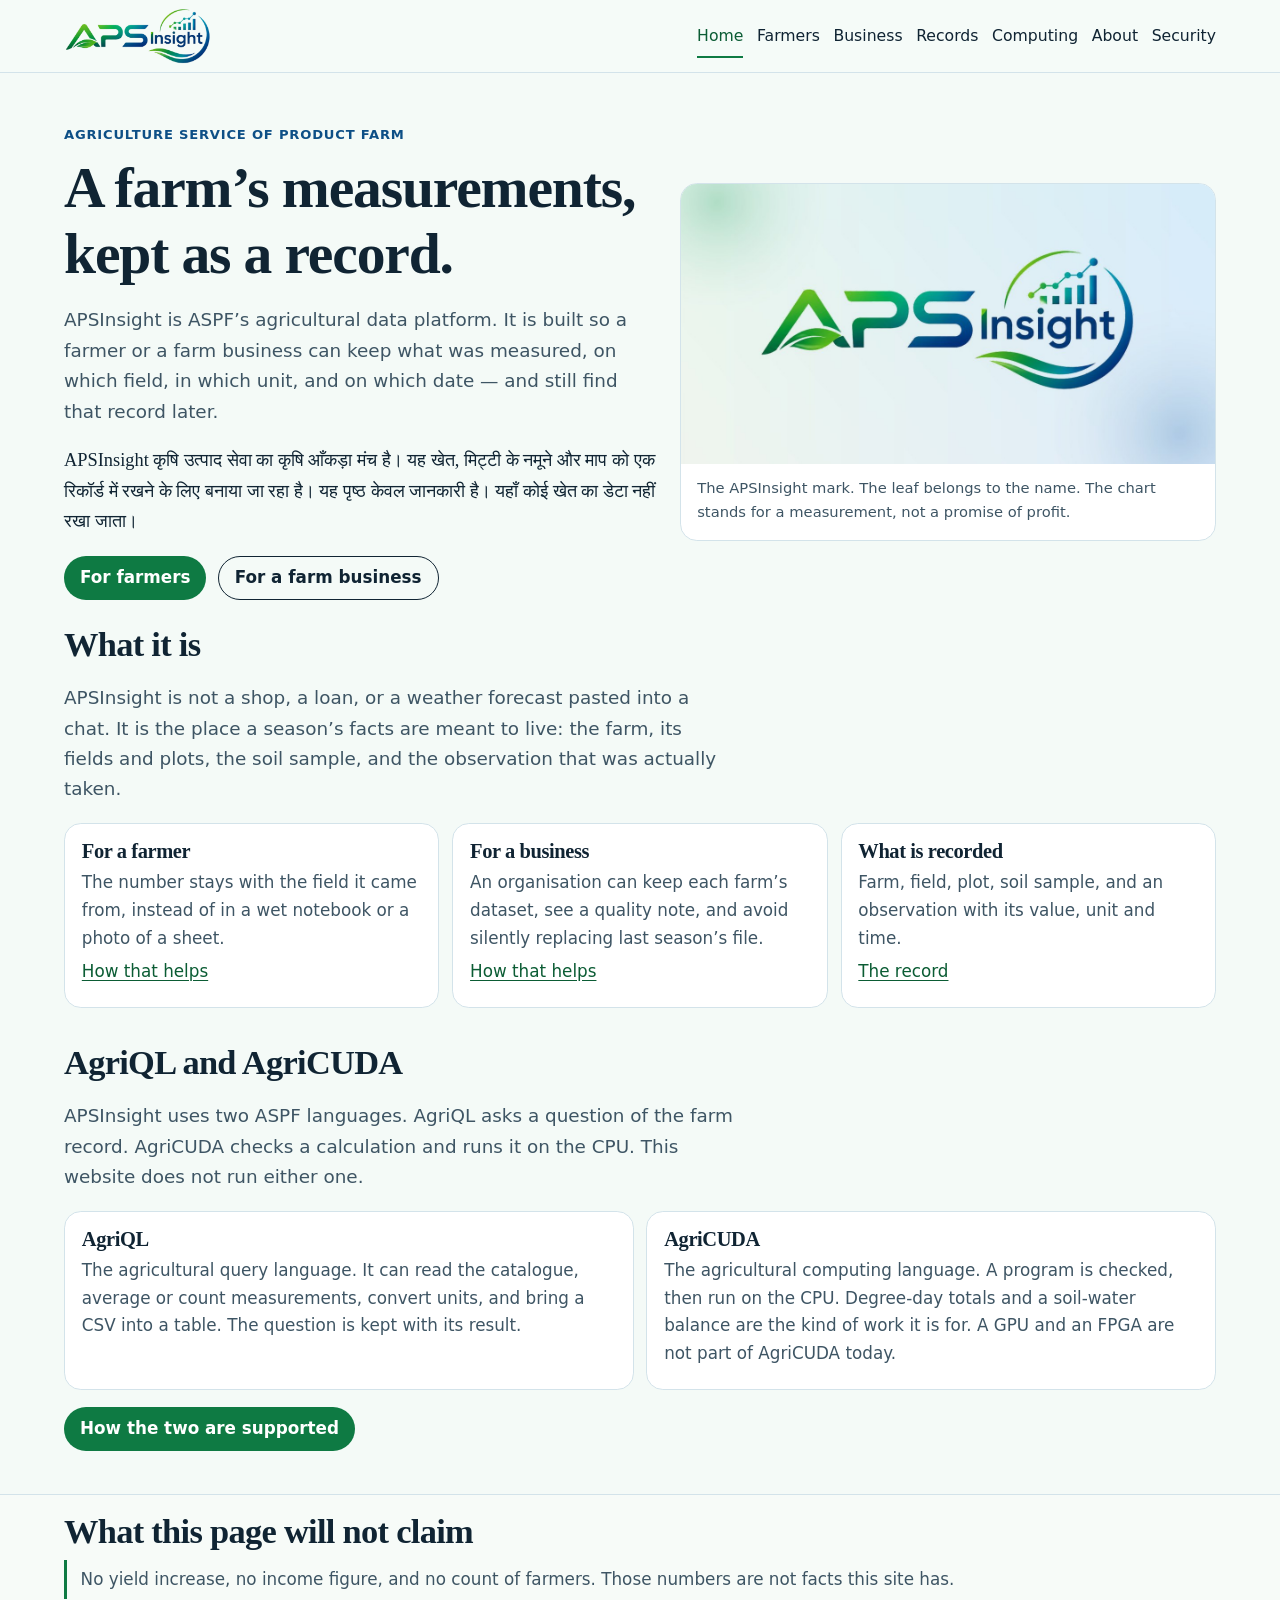
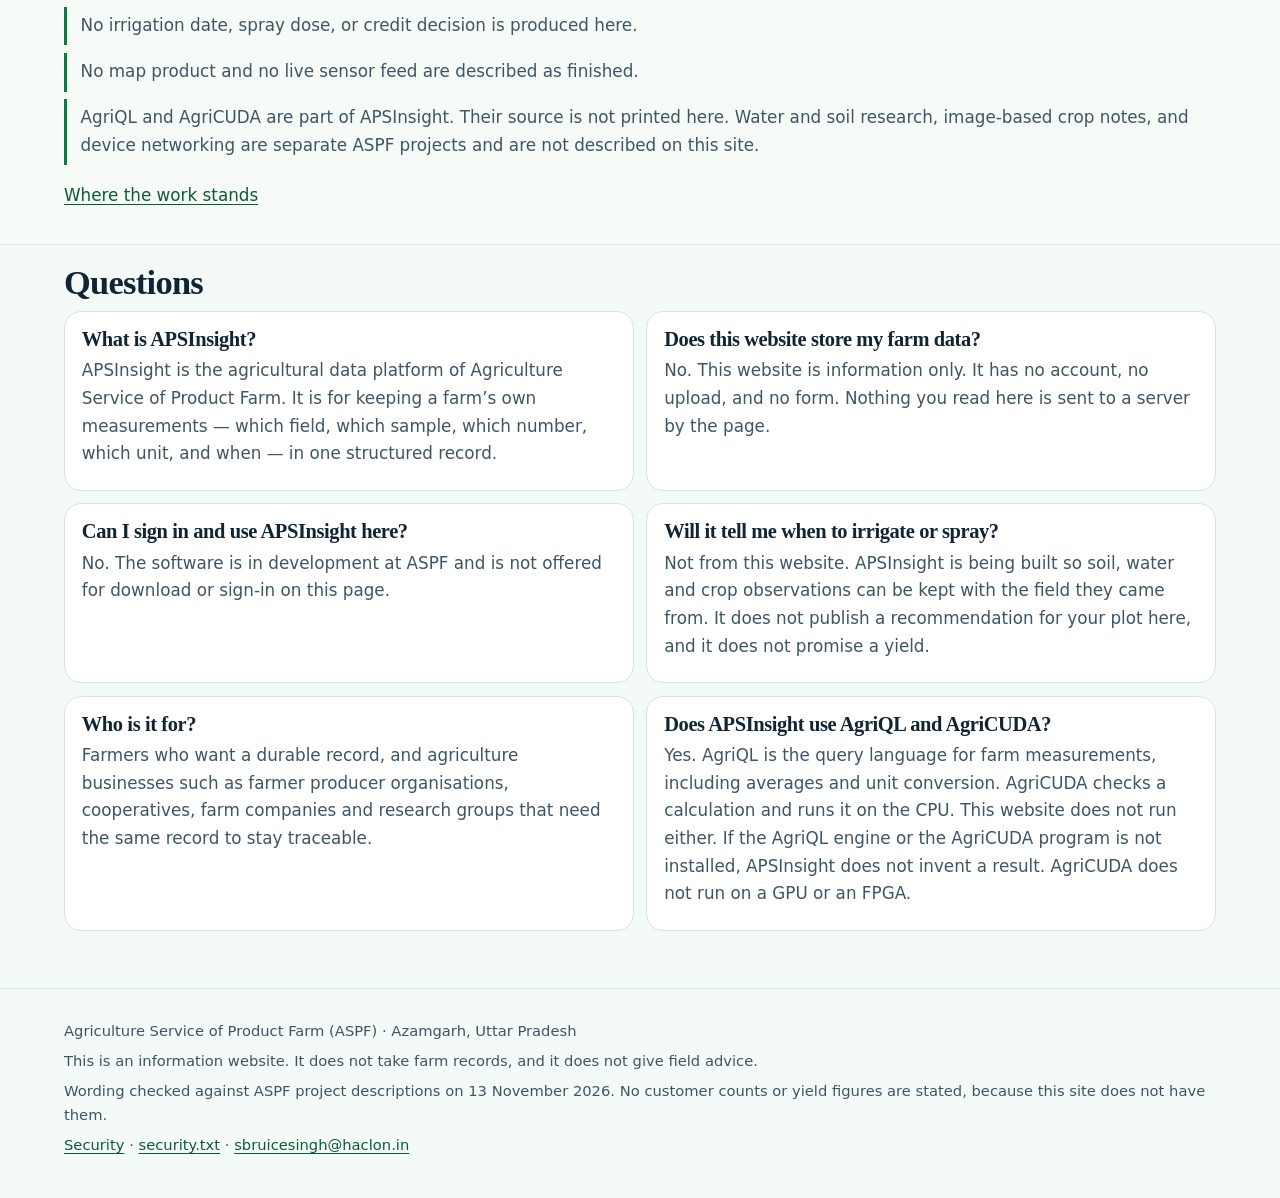
<file: index.html>
<!DOCTYPE html>
<html lang="en">
<head>
  <meta charset="utf-8">
  <meta name="viewport" content="width=device-width, initial-scale=1">
  <title>APSInsight for farms and agribusiness | ASPF</title>
  <meta name="description" content="APSInsight is the agricultural data platform of Agriculture Service of Product Farm. It keeps farm, soil and crop measurements in one record. This site explains it and stores nothing.">
  <link rel="canonical" href="https://agriculture-service-of-product-farm.github.io/APSInsight-Website/">
  <meta name="robots" content="index,follow,max-image-preview:large">
  <meta name="author" content="Agriculture Service of Product Farm">
  <meta name="referrer" content="no-referrer">
  <meta name="color-scheme" content="light">
  <meta name="theme-color" content="#f4faf7">
  <meta name="geo.region" content="IN-UP">
  <meta name="geo.placename" content="Azamgarh">
  <meta http-equiv="Content-Security-Policy" content="default-src 'none'; script-src 'sha256-oqTj/unO/01ltKBZOnGCBOaMss2PuSK3Cs4+wWmf0K4='; style-src 'self'; img-src 'self'; font-src 'self'; connect-src 'none'; frame-src 'none'; object-src 'none'; frame-ancestors 'none'; base-uri 'self'; form-action 'none'; upgrade-insecure-requests">
  <meta property="og:title" content="APSInsight for farms and agribusiness | ASPF">
  <meta property="og:description" content="APSInsight is the agricultural data platform of Agriculture Service of Product Farm. It keeps farm, soil and crop measurements in one record. This site explains it and stores nothing.">
  <meta property="og:type" content="website">
  <meta property="og:url" content="https://agriculture-service-of-product-farm.github.io/APSInsight-Website/">
  <meta property="og:image" content="https://agriculture-service-of-product-farm.github.io/APSInsight-Website/og.jpg">
  <meta property="og:image:width" content="1200">
  <meta property="og:image:height" content="630">
  <meta property="og:image:alt" content="APSInsight logo on a pale green and blue background">
  <meta property="og:locale" content="en_IN">
  <meta property="og:site_name" content="APSInsight">
  <meta name="twitter:card" content="summary_large_image">
  <meta name="twitter:title" content="APSInsight for farms and agribusiness | ASPF">
  <meta name="twitter:description" content="APSInsight is the agricultural data platform of Agriculture Service of Product Farm. It keeps farm, soil and crop measurements in one record. This site explains it and stores nothing.">
  <meta name="twitter:image" content="https://agriculture-service-of-product-farm.github.io/APSInsight-Website/og.jpg">
  <link rel="icon" href="favicon.png" type="image/png">
  <link rel="apple-touch-icon" href="apple-touch-icon.png">
  <link rel="stylesheet" href="style.css">
  <script type="application/ld+json">{"@context":"https://schema.org","@graph":[{"@type":"Organization","@id":"https://agriculture-service-of-product-farm.github.io/APSInsight-Website/#org","name":"Agriculture Service of Product Farm","alternateName":"ASPF","url":"https://agriculture-service-of-product-farm.github.io/APSInsight-Website/","logo":{"@type":"ImageObject","url":"https://agriculture-service-of-product-farm.github.io/APSInsight-Website/logo.png","width":1000,"height":391},"email":"sbruicesingh@haclon.in","address":{"@type":"PostalAddress","addressLocality":"Azamgarh","addressRegion":"Uttar Pradesh","addressCountry":"IN"}},{"@type":"WebSite","@id":"https://agriculture-service-of-product-farm.github.io/APSInsight-Website/#website","url":"https://agriculture-service-of-product-farm.github.io/APSInsight-Website/","name":"APSInsight","description":"Information about APSInsight, the agricultural data platform of Agriculture Service of Product Farm.","publisher":{"@id":"https://agriculture-service-of-product-farm.github.io/APSInsight-Website/#org"},"inLanguage":["en","hi"]},{"@type":"BreadcrumbList","itemListElement":[{"@type":"ListItem","position":1,"name":"Home","item":"https://agriculture-service-of-product-farm.github.io/APSInsight-Website/"}]},{"@type":"SoftwareApplication","@id":"https://agriculture-service-of-product-farm.github.io/APSInsight-Website/#software","name":"APSInsight","applicationCategory":"BusinessApplication","applicationSubCategory":"Agricultural data records","description":"APSInsight keeps farm records and uses AgriQL to query them and AgriCUDA to check and run calculations on the CPU. This website only explains that.","url":"https://agriculture-service-of-product-farm.github.io/APSInsight-Website/","image":"https://agriculture-service-of-product-farm.github.io/APSInsight-Website/logo.png","provider":{"@id":"https://agriculture-service-of-product-farm.github.io/APSInsight-Website/#org"},"isPartOf":{"@id":"https://agriculture-service-of-product-farm.github.io/APSInsight-Website/#website"},"featureList":["Farm, field and plot records","Soil sample records","Observations stored with value, unit and time","Dataset catalogue","A quality note kept with a dataset","AgriQL queries: aggregates, unit conversion, CSV import","AgriCUDA check and CPU execution of a calculation"]},{"@type":"FAQPage","@id":"https://agriculture-service-of-product-farm.github.io/APSInsight-Website/#faq","mainEntity":[{"@type":"Question","name":"What is APSInsight?","acceptedAnswer":{"@type":"Answer","text":"APSInsight is the agricultural data platform of Agriculture Service of Product Farm. It is for keeping a farm’s own measurements — which field, which sample, which number, which unit, and when — in one structured record."}},{"@type":"Question","name":"Does this website store my farm data?","acceptedAnswer":{"@type":"Answer","text":"No. This website is information only. It has no account, no upload, and no form. Nothing you read here is sent to a server by the page."}},{"@type":"Question","name":"Can I sign in and use APSInsight here?","acceptedAnswer":{"@type":"Answer","text":"No. The software is in development at ASPF and is not offered for download or sign-in on this page."}},{"@type":"Question","name":"Will it tell me when to irrigate or spray?","acceptedAnswer":{"@type":"Answer","text":"Not from this website. APSInsight is being built so soil, water and crop observations can be kept with the field they came from. It does not publish a recommendation for your plot here, and it does not promise a yield."}},{"@type":"Question","name":"Who is it for?","acceptedAnswer":{"@type":"Answer","text":"Farmers who want a durable record, and agriculture businesses such as farmer producer organisations, cooperatives, farm companies and research groups that need the same record to stay traceable."}},{"@type":"Question","name":"Does APSInsight use AgriQL and AgriCUDA?","acceptedAnswer":{"@type":"Answer","text":"Yes. AgriQL is the query language for farm measurements, including averages and unit conversion. AgriCUDA checks a calculation and runs it on the CPU. This website does not run either. If the AgriQL engine or the AgriCUDA program is not installed, APSInsight does not invent a result. AgriCUDA does not run on a GPU or an FPGA."}}]}]}</script>
</head>
<body>
<a class="skip" href="#main">Skip to content</a>
<header class="top">
  <div class="wrap bar">
    <a class="brand" href="index.html"><img class="logo" src="logo.png" width="1000" height="391" alt="APSInsight"></a>
    <nav class="site" aria-label="Primary"><a href="index.html" aria-current="page">Home</a><a href="farmers.html">Farmers</a><a href="business.html">Business</a><a href="records.html">Records</a><a href="computing.html">Computing</a><a href="platform.html">About</a><a href="security.html">Security</a></nav>
  </div>
</header>

<main id="main">
  <div class="wrap hero">
    <div>
      <p class="kicker">Agriculture Service of Product Farm</p>
      <h1>A farm’s measurements, kept as a record.</h1>
      <p class="lede">APSInsight is ASPF’s agricultural data platform. It is built so a farmer or a farm business can keep what was measured, on which field, in which unit, and on which date — and still find that record later.</p>
      <p class="hindi" lang="hi">APSInsight कृषि उत्पाद सेवा का कृषि आँकड़ा मंच है। यह खेत, मिट्टी के नमूने और माप को एक रिकॉर्ड में रखने के लिए बनाया जा रहा है। यह पृष्ठ केवल जानकारी है। यहाँ कोई खेत का डेटा नहीं रखा जाता।</p>
      <div class="actions">
        <a class="btn" href="farmers.html">For farmers</a>
        <a class="btn quiet" href="business.html">For a farm business</a>
      </div>
    </div>
    <figure class="panel figure">
      <img src="og.jpg" width="1200" height="630" alt="APSInsight wordmark, green to blue, on a pale field-coloured background">
      <figcaption>The APSInsight mark. The leaf belongs to the name. The chart stands for a measurement, not a promise of profit.</figcaption>
    </figure>
  </div>
  <section class="wrap">
    <h2>What it is</h2>
    <p class="lede">APSInsight is not a shop, a loan, or a weather forecast pasted into a chat. It is the place a season’s facts are meant to live: the farm, its fields and plots, the soil sample, and the observation that was actually taken.</p>
    <div class="grid cards-3">
      <article class="panel card"><h3>For a farmer</h3><p>The number stays with the field it came from, instead of in a wet notebook or a photo of a sheet.</p><p><a href="farmers.html">How that helps</a></p></article>
      <article class="panel card"><h3>For a business</h3><p>An organisation can keep each farm’s dataset, see a quality note, and avoid silently replacing last season’s file.</p><p><a href="business.html">How that helps</a></p></article>
      <article class="panel card"><h3>What is recorded</h3><p>Farm, field, plot, soil sample, and an observation with its value, unit and time.</p><p><a href="records.html">The record</a></p></article>
    </div>
  </section>
  <section class="wrap">
    <h2>AgriQL and AgriCUDA</h2>
    <p class="lede">APSInsight uses two ASPF languages. AgriQL asks a question of the farm record. AgriCUDA checks a calculation and runs it on the CPU. This website does not run either one.</p>
    <div class="grid cards-2">
      <article class="panel card"><h3>AgriQL</h3><p>The agricultural query language. It can read the catalogue, average or count measurements, convert units, and bring a CSV into a table. The question is kept with its result.</p></article>
      <article class="panel card"><h3>AgriCUDA</h3><p>The agricultural computing language. A program is checked, then run on the CPU. Degree-day totals and a soil-water balance are the kind of work it is for. A GPU and an FPGA are not part of AgriCUDA today.</p></article>
    </div>
    <p><a class="btn" href="computing.html">How the two are supported</a></p>
  </section>
  <section class="band">
    <div class="wrap">
      <h2>What this page will not claim</h2>
      <ul class="clean">
        <li>No yield increase, no income figure, and no count of farmers. Those numbers are not facts this site has.</li>
        <li>No irrigation date, spray dose, or credit decision is produced here.</li>
        <li>No map product and no live sensor feed are described as finished.</li>
        <li>AgriQL and AgriCUDA are part of APSInsight. Their source is not printed here. Water and soil research, image-based crop notes, and device networking are separate ASPF projects and are not described on this site.</li>
      </ul>
      <p><a href="status.html">Where the work stands</a></p>
    </div>
  </section>
  <section class="wrap">
    <h2>Questions</h2>
    <div class="grid cards-2"><article class="panel card"><h3>What is APSInsight?</h3><p>APSInsight is the agricultural data platform of Agriculture Service of Product Farm. It is for keeping a farm’s own measurements — which field, which sample, which number, which unit, and when — in one structured record.</p></article><article class="panel card"><h3>Does this website store my farm data?</h3><p>No. This website is information only. It has no account, no upload, and no form. Nothing you read here is sent to a server by the page.</p></article><article class="panel card"><h3>Can I sign in and use APSInsight here?</h3><p>No. The software is in development at ASPF and is not offered for download or sign-in on this page.</p></article><article class="panel card"><h3>Will it tell me when to irrigate or spray?</h3><p>Not from this website. APSInsight is being built so soil, water and crop observations can be kept with the field they came from. It does not publish a recommendation for your plot here, and it does not promise a yield.</p></article><article class="panel card"><h3>Who is it for?</h3><p>Farmers who want a durable record, and agriculture businesses such as farmer producer organisations, cooperatives, farm companies and research groups that need the same record to stay traceable.</p></article><article class="panel card"><h3>Does APSInsight use AgriQL and AgriCUDA?</h3><p>Yes. AgriQL is the query language for farm measurements, including averages and unit conversion. AgriCUDA checks a calculation and runs it on the CPU. This website does not run either. If the AgriQL engine or the AgriCUDA program is not installed, APSInsight does not invent a result. AgriCUDA does not run on a GPU or an FPGA.</p></article></div>
  </section>
</main>
<footer class="foot">
  <div class="wrap">
    <p>Agriculture Service of Product Farm (ASPF) · Azamgarh, Uttar Pradesh</p>
    <p>This is an information website. It does not take farm records, and it does not give field advice.</p>
    <p>Wording checked against ASPF project descriptions on 13 November 2026. No customer counts or yield figures are stated, because this site does not have them.</p>
    <p><a href="security.html">Security</a> · <a href=".well-known/security.txt">security.txt</a> · <a href="mailto:sbruicesingh@haclon.in">sbruicesingh@haclon.in</a></p>
  </div>
</footer>

</body>
</html>
</file>
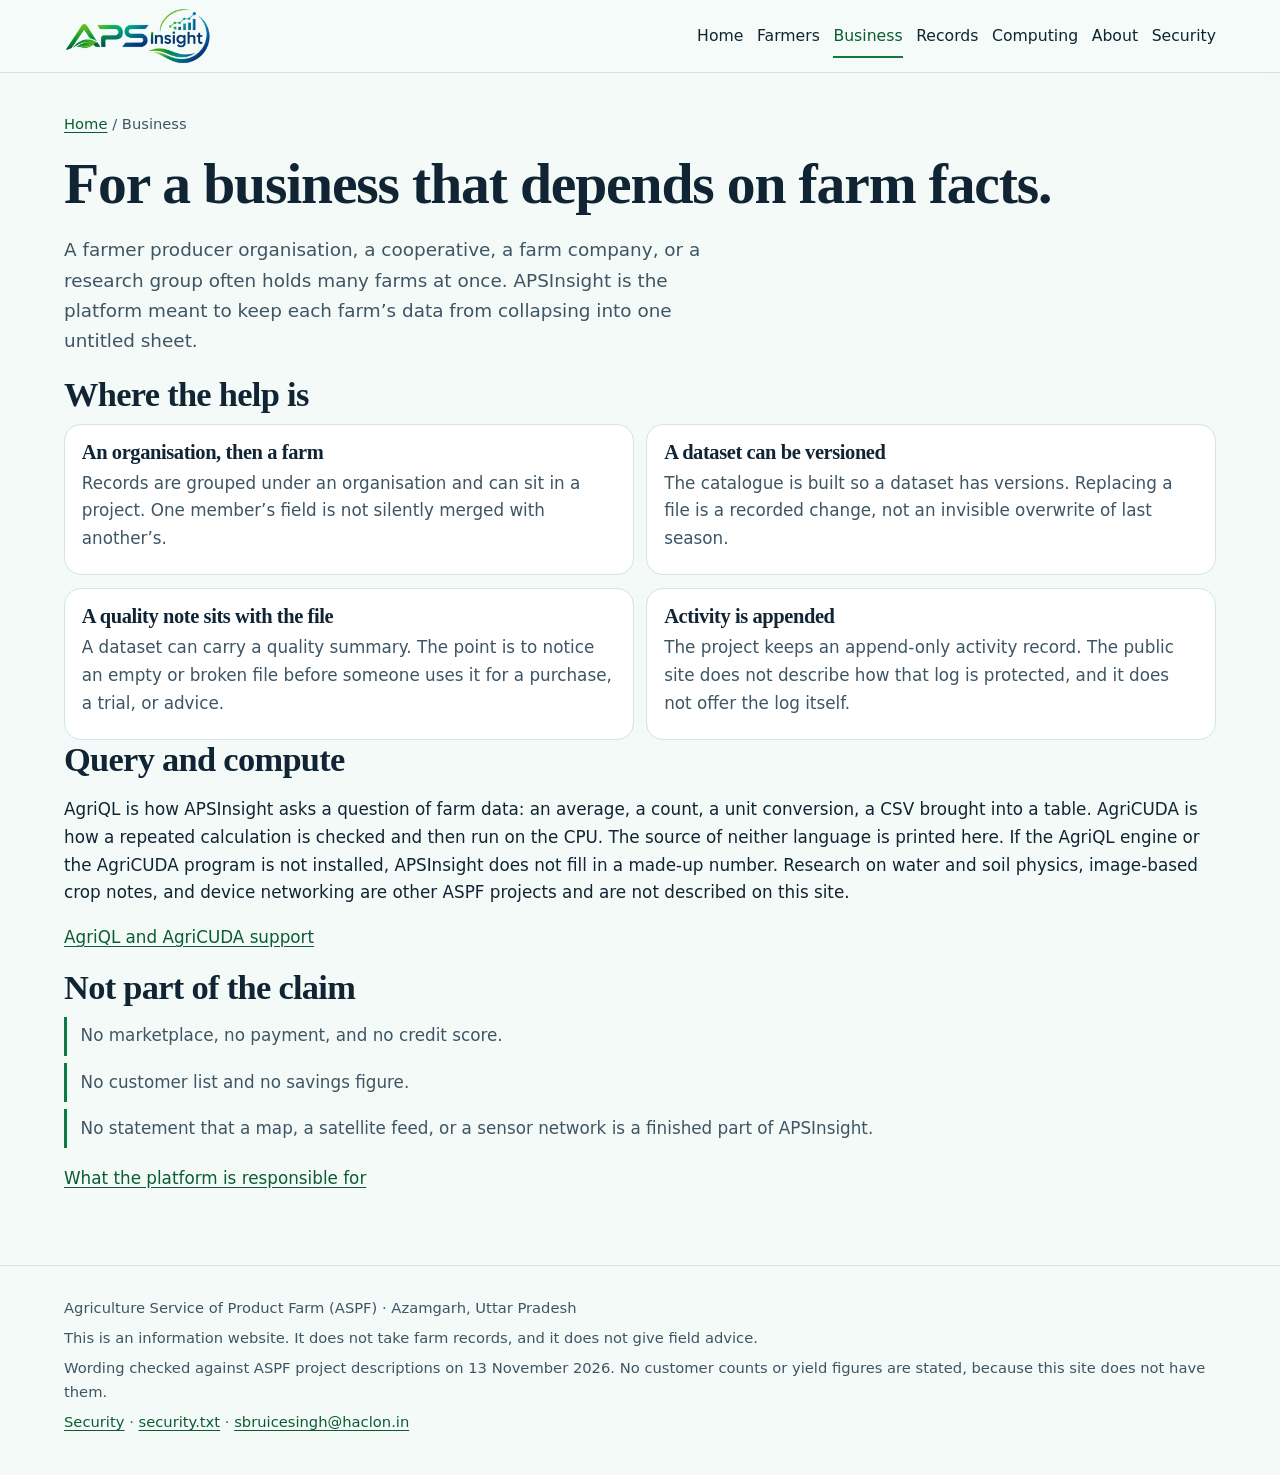
<file: business.html>
<!DOCTYPE html>
<html lang="en">
<head>
  <meta charset="utf-8">
  <meta name="viewport" content="width=device-width, initial-scale=1">
  <title>APSInsight for agriculture business | ASPF</title>
  <meta name="description" content="APSInsight helps an FPO, cooperative, farm company or research group keep each farm’s dataset traceable, with a quality note and an activity record. No marketplace or credit score is claimed.">
  <link rel="canonical" href="https://agriculture-service-of-product-farm.github.io/APSInsight-Website/business.html">
  <meta name="robots" content="index,follow,max-image-preview:large">
  <meta name="author" content="Agriculture Service of Product Farm">
  <meta name="referrer" content="no-referrer">
  <meta name="color-scheme" content="light">
  <meta name="theme-color" content="#f4faf7">
  <meta name="geo.region" content="IN-UP">
  <meta name="geo.placename" content="Azamgarh">
  <meta http-equiv="Content-Security-Policy" content="default-src 'none'; script-src 'sha256-rBz2e0LwBD+euwgyNQBy4SciPGT6s6qfV8H6v2rREjg='; style-src 'self'; img-src 'self'; font-src 'self'; connect-src 'none'; frame-src 'none'; object-src 'none'; frame-ancestors 'none'; base-uri 'self'; form-action 'none'; upgrade-insecure-requests">
  <meta property="og:title" content="APSInsight for agriculture business | ASPF">
  <meta property="og:description" content="APSInsight helps an FPO, cooperative, farm company or research group keep each farm’s dataset traceable, with a quality note and an activity record. No marketplace or credit score is claimed.">
  <meta property="og:type" content="website">
  <meta property="og:url" content="https://agriculture-service-of-product-farm.github.io/APSInsight-Website/business.html">
  <meta property="og:image" content="https://agriculture-service-of-product-farm.github.io/APSInsight-Website/og.jpg">
  <meta property="og:image:width" content="1200">
  <meta property="og:image:height" content="630">
  <meta property="og:image:alt" content="APSInsight logo on a pale green and blue background">
  <meta property="og:locale" content="en_IN">
  <meta property="og:site_name" content="APSInsight">
  <meta name="twitter:card" content="summary_large_image">
  <meta name="twitter:title" content="APSInsight for agriculture business | ASPF">
  <meta name="twitter:description" content="APSInsight helps an FPO, cooperative, farm company or research group keep each farm’s dataset traceable, with a quality note and an activity record. No marketplace or credit score is claimed.">
  <meta name="twitter:image" content="https://agriculture-service-of-product-farm.github.io/APSInsight-Website/og.jpg">
  <link rel="icon" href="favicon.png" type="image/png">
  <link rel="apple-touch-icon" href="apple-touch-icon.png">
  <link rel="stylesheet" href="style.css">
  <script type="application/ld+json">{"@context":"https://schema.org","@graph":[{"@type":"Organization","@id":"https://agriculture-service-of-product-farm.github.io/APSInsight-Website/#org","name":"Agriculture Service of Product Farm","alternateName":"ASPF","url":"https://agriculture-service-of-product-farm.github.io/APSInsight-Website/","logo":{"@type":"ImageObject","url":"https://agriculture-service-of-product-farm.github.io/APSInsight-Website/logo.png","width":1000,"height":391},"email":"sbruicesingh@haclon.in","address":{"@type":"PostalAddress","addressLocality":"Azamgarh","addressRegion":"Uttar Pradesh","addressCountry":"IN"}},{"@type":"WebSite","@id":"https://agriculture-service-of-product-farm.github.io/APSInsight-Website/#website","url":"https://agriculture-service-of-product-farm.github.io/APSInsight-Website/","name":"APSInsight","description":"Information about APSInsight, the agricultural data platform of Agriculture Service of Product Farm.","publisher":{"@id":"https://agriculture-service-of-product-farm.github.io/APSInsight-Website/#org"},"inLanguage":["en","hi"]},{"@type":"BreadcrumbList","itemListElement":[{"@type":"ListItem","position":1,"name":"Home","item":"https://agriculture-service-of-product-farm.github.io/APSInsight-Website/"},{"@type":"ListItem","position":2,"name":"Business","item":"https://agriculture-service-of-product-farm.github.io/APSInsight-Website/business.html"}]}]}</script>
</head>
<body>
<a class="skip" href="#main">Skip to content</a>
<header class="top">
  <div class="wrap bar">
    <a class="brand" href="index.html"><img class="logo" src="logo.png" width="1000" height="391" alt="APSInsight"></a>
    <nav class="site" aria-label="Primary"><a href="index.html">Home</a><a href="farmers.html">Farmers</a><a href="business.html" aria-current="page">Business</a><a href="records.html">Records</a><a href="computing.html">Computing</a><a href="platform.html">About</a><a href="security.html">Security</a></nav>
  </div>
</header>

<main id="main" class="wrap doc">
  <p class="crumbs"><a href="index.html">Home</a> / Business</p>
  <h1>For a business that depends on farm facts.</h1>
  <p class="lede">A farmer producer organisation, a cooperative, a farm company, or a research group often holds many farms at once. APSInsight is the platform meant to keep each farm’s data from collapsing into one untitled sheet.</p>
  <h2>Where the help is</h2>
  <div class="grid cards-2">
    <article class="panel card"><h3>An organisation, then a farm</h3><p>Records are grouped under an organisation and can sit in a project. One member’s field is not silently merged with another’s.</p></article>
    <article class="panel card"><h3>A dataset can be versioned</h3><p>The catalogue is built so a dataset has versions. Replacing a file is a recorded change, not an invisible overwrite of last season.</p></article>
    <article class="panel card"><h3>A quality note sits with the file</h3><p>A dataset can carry a quality summary. The point is to notice an empty or broken file before someone uses it for a purchase, a trial, or advice.</p></article>
    <article class="panel card"><h3>Activity is appended</h3><p>The project keeps an append-only activity record. The public site does not describe how that log is protected, and it does not offer the log itself.</p></article>
  </div>
  <h2>Query and compute</h2>
  <p>AgriQL is how APSInsight asks a question of farm data: an average, a count, a unit conversion, a CSV brought into a table. AgriCUDA is how a repeated calculation is checked and then run on the CPU. The source of neither language is printed here. If the AgriQL engine or the AgriCUDA program is not installed, APSInsight does not fill in a made-up number. Research on water and soil physics, image-based crop notes, and device networking are other ASPF projects and are not described on this site.</p>
  <p><a href="computing.html">AgriQL and AgriCUDA support</a></p>
  <h2>Not part of the claim</h2>
  <ul class="clean">
    <li>No marketplace, no payment, and no credit score.</li>
    <li>No customer list and no savings figure.</li>
    <li>No statement that a map, a satellite feed, or a sensor network is a finished part of APSInsight.</li>
  </ul>
  <p><a href="platform.html">What the platform is responsible for</a></p>
</main>
<footer class="foot">
  <div class="wrap">
    <p>Agriculture Service of Product Farm (ASPF) · Azamgarh, Uttar Pradesh</p>
    <p>This is an information website. It does not take farm records, and it does not give field advice.</p>
    <p>Wording checked against ASPF project descriptions on 13 November 2026. No customer counts or yield figures are stated, because this site does not have them.</p>
    <p><a href="security.html">Security</a> · <a href=".well-known/security.txt">security.txt</a> · <a href="mailto:sbruicesingh@haclon.in">sbruicesingh@haclon.in</a></p>
  </div>
</footer>

</body>
</html>
</file>
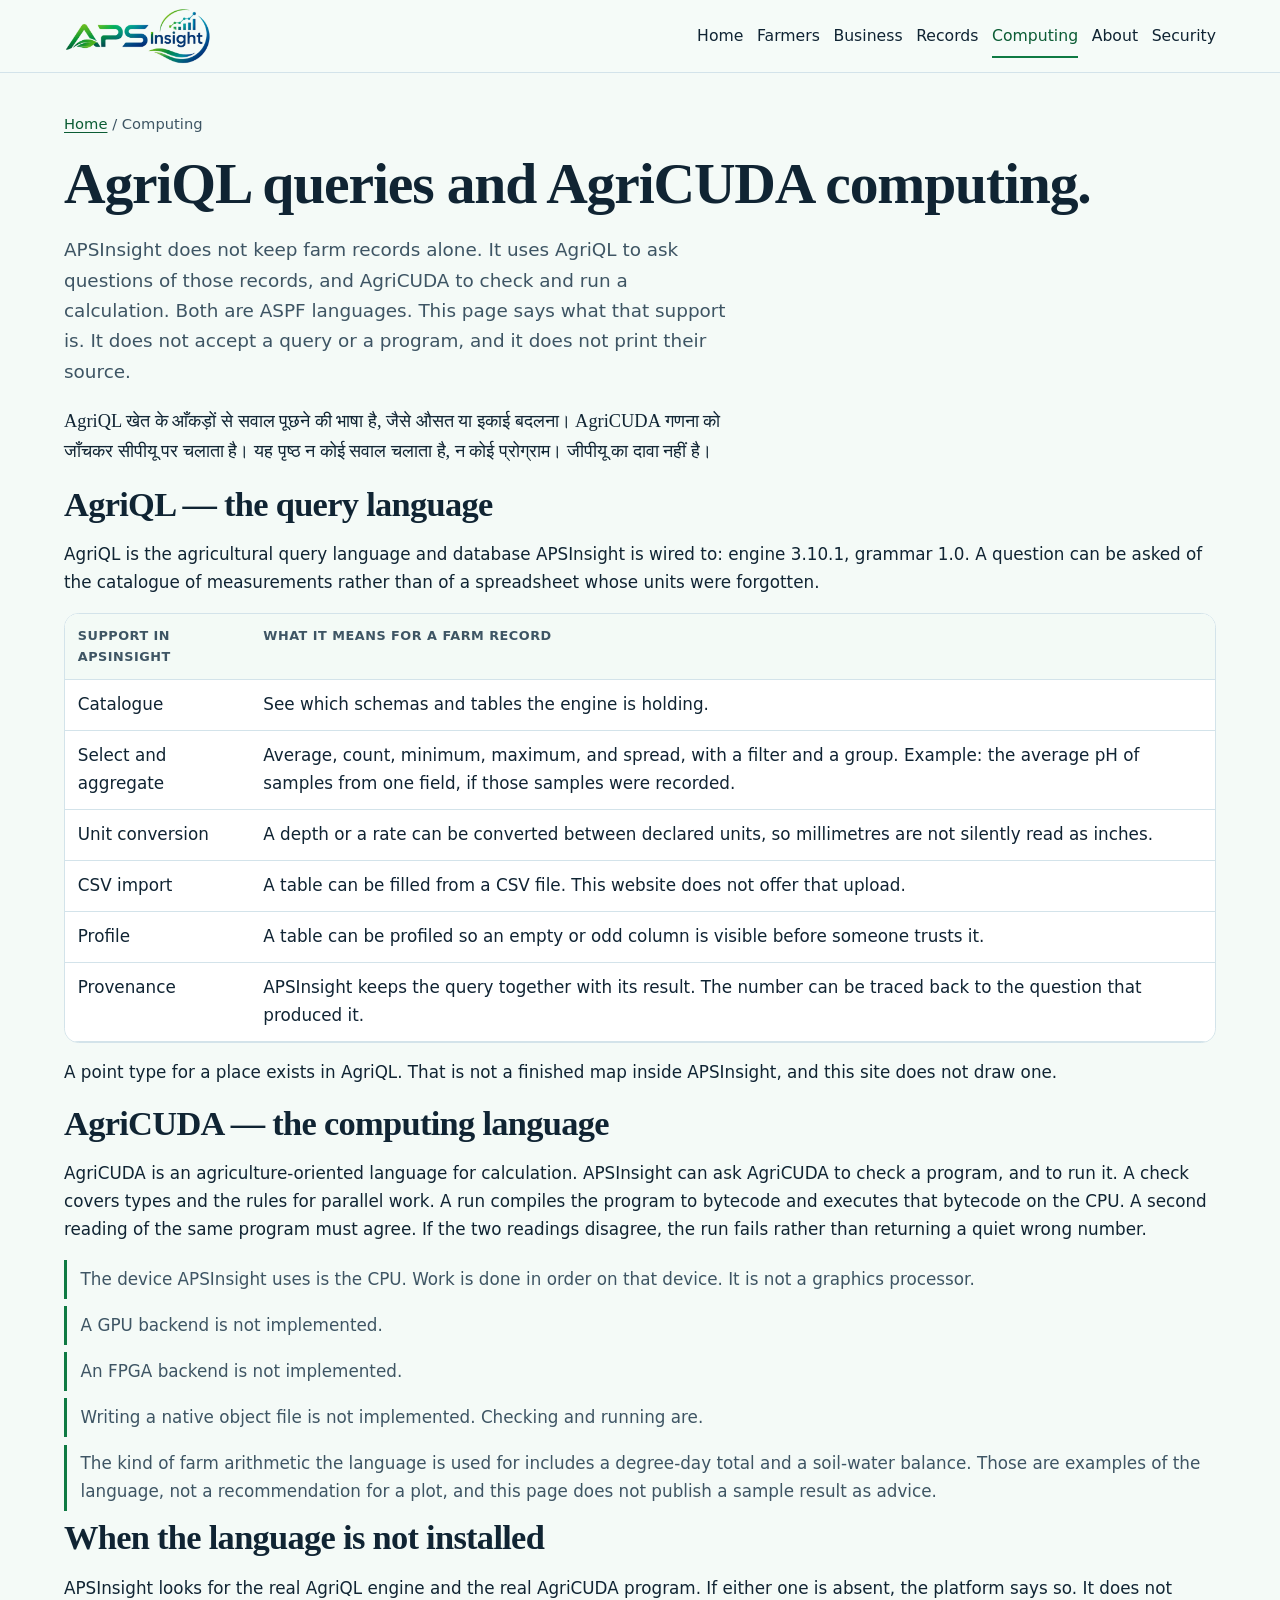
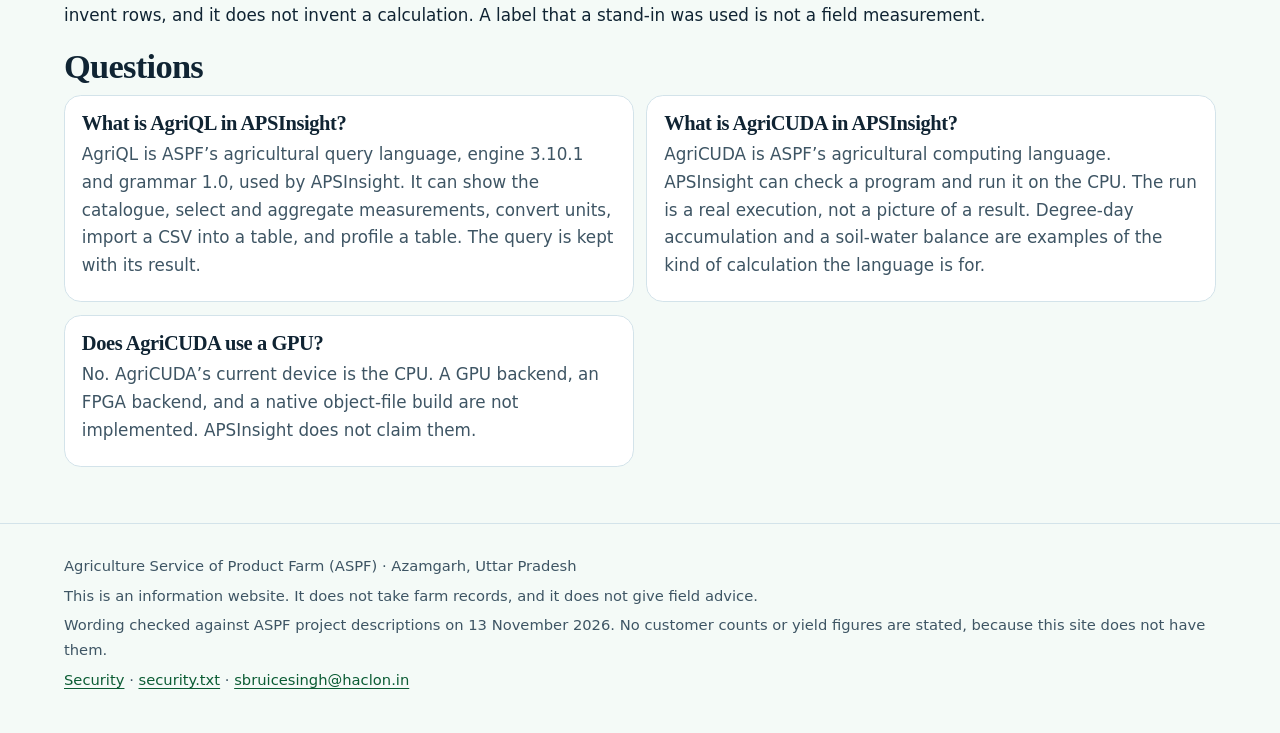
<file: computing.html>
<!DOCTYPE html>
<html lang="en">
<head>
  <meta charset="utf-8">
  <meta name="viewport" content="width=device-width, initial-scale=1">
  <title>AgriQL and AgriCUDA in APSInsight | ASPF</title>
  <meta name="description" content="APSInsight uses AgriQL to query farm measurements, including aggregates and unit conversion, and AgriCUDA to check and run calculations on the CPU. A GPU is not claimed.">
  <link rel="canonical" href="https://agriculture-service-of-product-farm.github.io/APSInsight-Website/computing.html">
  <meta name="robots" content="index,follow,max-image-preview:large">
  <meta name="author" content="Agriculture Service of Product Farm">
  <meta name="referrer" content="no-referrer">
  <meta name="color-scheme" content="light">
  <meta name="theme-color" content="#f4faf7">
  <meta name="geo.region" content="IN-UP">
  <meta name="geo.placename" content="Azamgarh">
  <meta http-equiv="Content-Security-Policy" content="default-src 'none'; script-src 'sha256-os0+RD3HHEQx95me7CJ2G68vm6BWbnxOZKu596ubjp4='; style-src 'self'; img-src 'self'; font-src 'self'; connect-src 'none'; frame-src 'none'; object-src 'none'; frame-ancestors 'none'; base-uri 'self'; form-action 'none'; upgrade-insecure-requests">
  <meta property="og:title" content="AgriQL and AgriCUDA in APSInsight | ASPF">
  <meta property="og:description" content="APSInsight uses AgriQL to query farm measurements, including aggregates and unit conversion, and AgriCUDA to check and run calculations on the CPU. A GPU is not claimed.">
  <meta property="og:type" content="website">
  <meta property="og:url" content="https://agriculture-service-of-product-farm.github.io/APSInsight-Website/computing.html">
  <meta property="og:image" content="https://agriculture-service-of-product-farm.github.io/APSInsight-Website/og.jpg">
  <meta property="og:image:width" content="1200">
  <meta property="og:image:height" content="630">
  <meta property="og:image:alt" content="APSInsight logo on a pale green and blue background">
  <meta property="og:locale" content="en_IN">
  <meta property="og:site_name" content="APSInsight">
  <meta name="twitter:card" content="summary_large_image">
  <meta name="twitter:title" content="AgriQL and AgriCUDA in APSInsight | ASPF">
  <meta name="twitter:description" content="APSInsight uses AgriQL to query farm measurements, including aggregates and unit conversion, and AgriCUDA to check and run calculations on the CPU. A GPU is not claimed.">
  <meta name="twitter:image" content="https://agriculture-service-of-product-farm.github.io/APSInsight-Website/og.jpg">
  <link rel="icon" href="favicon.png" type="image/png">
  <link rel="apple-touch-icon" href="apple-touch-icon.png">
  <link rel="stylesheet" href="style.css">
  <script type="application/ld+json">{"@context":"https://schema.org","@graph":[{"@type":"Organization","@id":"https://agriculture-service-of-product-farm.github.io/APSInsight-Website/#org","name":"Agriculture Service of Product Farm","url":"https://agriculture-service-of-product-farm.github.io/APSInsight-Website/"},{"@type":"BreadcrumbList","itemListElement":[{"@type":"ListItem","position":1,"name":"Home","item":"https://agriculture-service-of-product-farm.github.io/APSInsight-Website/"},{"@type":"ListItem","position":2,"name":"Computing","item":"https://agriculture-service-of-product-farm.github.io/APSInsight-Website/computing.html"}]},{"@type":"FAQPage","@id":"https://agriculture-service-of-product-farm.github.io/APSInsight-Website/computing.html#faq","mainEntity":[{"@type":"Question","name":"What is AgriQL in APSInsight?","acceptedAnswer":{"@type":"Answer","text":"AgriQL is ASPF’s agricultural query language, engine 3.10.1 and grammar 1.0, used by APSInsight. It can show the catalogue, select and aggregate measurements, convert units, import a CSV into a table, and profile a table. The query is kept with its result."}},{"@type":"Question","name":"What is AgriCUDA in APSInsight?","acceptedAnswer":{"@type":"Answer","text":"AgriCUDA is ASPF’s agricultural computing language. APSInsight can check a program and run it on the CPU. The run is a real execution, not a picture of a result. Degree-day accumulation and a soil-water balance are examples of the kind of calculation the language is for."}},{"@type":"Question","name":"Does AgriCUDA use a GPU?","acceptedAnswer":{"@type":"Answer","text":"No. AgriCUDA’s current device is the CPU. A GPU backend, an FPGA backend, and a native object-file build are not implemented. APSInsight does not claim them."}}]}]}</script>
</head>
<body>
<a class="skip" href="#main">Skip to content</a>
<header class="top">
  <div class="wrap bar">
    <a class="brand" href="index.html"><img class="logo" src="logo.png" width="1000" height="391" alt="APSInsight"></a>
    <nav class="site" aria-label="Primary"><a href="index.html">Home</a><a href="farmers.html">Farmers</a><a href="business.html">Business</a><a href="records.html">Records</a><a href="computing.html" aria-current="page">Computing</a><a href="platform.html">About</a><a href="security.html">Security</a></nav>
  </div>
</header>
<main id="main" class="wrap doc">
  <p class="crumbs"><a href="index.html">Home</a> / Computing</p>
  <h1>AgriQL queries and AgriCUDA computing.</h1>
  <p class="lede">APSInsight does not keep farm records alone. It uses AgriQL to ask questions of those records, and AgriCUDA to check and run a calculation. Both are ASPF languages. This page says what that support is. It does not accept a query or a program, and it does not print their source.</p>
  <p class="hindi" lang="hi">AgriQL खेत के आँकड़ों से सवाल पूछने की भाषा है, जैसे औसत या इकाई बदलना। AgriCUDA गणना को जाँचकर सीपीयू पर चलाता है। यह पृष्ठ न कोई सवाल चलाता है, न कोई प्रोग्राम। जीपीयू का दावा नहीं है।</p>
  <h2>AgriQL — the query language</h2>
  <p>AgriQL is the agricultural query language and database APSInsight is wired to: engine 3.10.1, grammar 1.0. A question can be asked of the catalogue of measurements rather than of a spreadsheet whose units were forgotten.</p>
  <div class="scroll">
  <table>
    <thead><tr><th>Support in APSInsight</th><th>What it means for a farm record</th></tr></thead>
    <tbody>
      <tr><td>Catalogue</td><td>See which schemas and tables the engine is holding.</td></tr>
      <tr><td>Select and aggregate</td><td>Average, count, minimum, maximum, and spread, with a filter and a group. Example: the average pH of samples from one field, if those samples were recorded.</td></tr>
      <tr><td>Unit conversion</td><td>A depth or a rate can be converted between declared units, so millimetres are not silently read as inches.</td></tr>
      <tr><td>CSV import</td><td>A table can be filled from a CSV file. This website does not offer that upload.</td></tr>
      <tr><td>Profile</td><td>A table can be profiled so an empty or odd column is visible before someone trusts it.</td></tr>
      <tr><td>Provenance</td><td>APSInsight keeps the query together with its result. The number can be traced back to the question that produced it.</td></tr>
    </tbody>
  </table>
  </div>
  <p>A point type for a place exists in AgriQL. That is not a finished map inside APSInsight, and this site does not draw one.</p>
  <h2>AgriCUDA — the computing language</h2>
  <p>AgriCUDA is an agriculture-oriented language for calculation. APSInsight can ask AgriCUDA to check a program, and to run it. A check covers types and the rules for parallel work. A run compiles the program to bytecode and executes that bytecode on the CPU. A second reading of the same program must agree. If the two readings disagree, the run fails rather than returning a quiet wrong number.</p>
  <ul class="clean">
    <li>The device APSInsight uses is the CPU. Work is done in order on that device. It is not a graphics processor.</li>
    <li>A GPU backend is not implemented.</li>
    <li>An FPGA backend is not implemented.</li>
    <li>Writing a native object file is not implemented. Checking and running are.</li>
    <li>The kind of farm arithmetic the language is used for includes a degree-day total and a soil-water balance. Those are examples of the language, not a recommendation for a plot, and this page does not publish a sample result as advice.</li>
  </ul>
  <h2>When the language is not installed</h2>
  <p>APSInsight looks for the real AgriQL engine and the real AgriCUDA program. If either one is absent, the platform says so. It does not invent rows, and it does not invent a calculation. A label that a stand-in was used is not a field measurement.</p>
  <h2>Questions</h2>
  <div class="grid cards-2"><article class="panel card"><h3>What is AgriQL in APSInsight?</h3><p>AgriQL is ASPF’s agricultural query language, engine 3.10.1 and grammar 1.0, used by APSInsight. It can show the catalogue, select and aggregate measurements, convert units, import a CSV into a table, and profile a table. The query is kept with its result.</p></article><article class="panel card"><h3>What is AgriCUDA in APSInsight?</h3><p>AgriCUDA is ASPF’s agricultural computing language. APSInsight can check a program and run it on the CPU. The run is a real execution, not a picture of a result. Degree-day accumulation and a soil-water balance are examples of the kind of calculation the language is for.</p></article><article class="panel card"><h3>Does AgriCUDA use a GPU?</h3><p>No. AgriCUDA’s current device is the CPU. A GPU backend, an FPGA backend, and a native object-file build are not implemented. APSInsight does not claim them.</p></article></div>
</main>
<footer class="foot">
  <div class="wrap">
    <p>Agriculture Service of Product Farm (ASPF) · Azamgarh, Uttar Pradesh</p>
    <p>This is an information website. It does not take farm records, and it does not give field advice.</p>
    <p>Wording checked against ASPF project descriptions on 13 November 2026. No customer counts or yield figures are stated, because this site does not have them.</p>
    <p><a href="security.html">Security</a> · <a href=".well-known/security.txt">security.txt</a> · <a href="mailto:sbruicesingh@haclon.in">sbruicesingh@haclon.in</a></p>
  </div>
</footer>
</body>
</html>
</file>
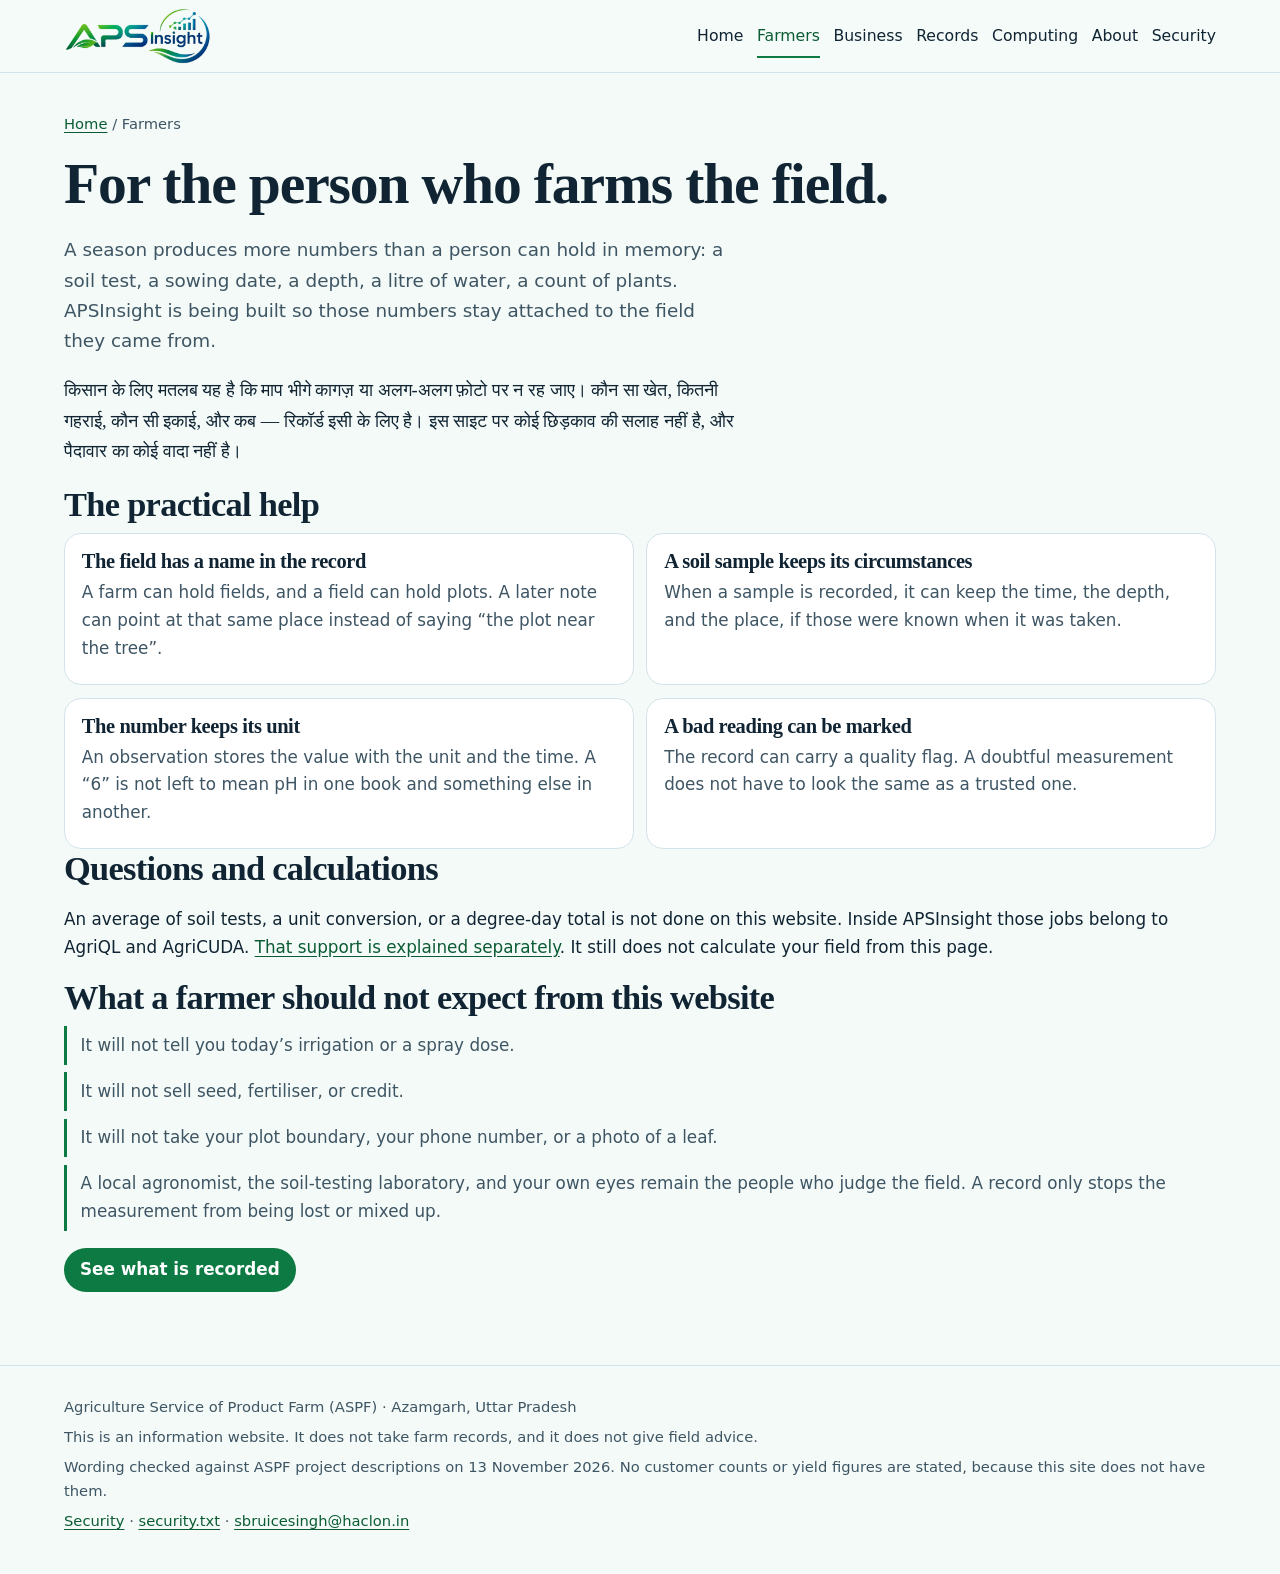
<file: farmers.html>
<!DOCTYPE html>
<html lang="en">
<head>
  <meta charset="utf-8">
  <meta name="viewport" content="width=device-width, initial-scale=1">
  <title>How APSInsight helps farmers | ASPF</title>
  <meta name="description" content="APSInsight helps a farmer keep field, soil-sample and measurement records together, with the unit and the date. It does not promise yield, and this website stores no farm data.">
  <link rel="canonical" href="https://agriculture-service-of-product-farm.github.io/APSInsight-Website/farmers.html">
  <meta name="robots" content="index,follow,max-image-preview:large">
  <meta name="author" content="Agriculture Service of Product Farm">
  <meta name="referrer" content="no-referrer">
  <meta name="color-scheme" content="light">
  <meta name="theme-color" content="#f4faf7">
  <meta name="geo.region" content="IN-UP">
  <meta name="geo.placename" content="Azamgarh">
  <meta http-equiv="Content-Security-Policy" content="default-src 'none'; script-src 'sha256-fz76XWv39XjiPWWYM0RdtUqcYot3muiovlL9SM+3KZc='; style-src 'self'; img-src 'self'; font-src 'self'; connect-src 'none'; frame-src 'none'; object-src 'none'; frame-ancestors 'none'; base-uri 'self'; form-action 'none'; upgrade-insecure-requests">
  <meta property="og:title" content="How APSInsight helps farmers | ASPF">
  <meta property="og:description" content="APSInsight helps a farmer keep field, soil-sample and measurement records together, with the unit and the date. It does not promise yield, and this website stores no farm data.">
  <meta property="og:type" content="website">
  <meta property="og:url" content="https://agriculture-service-of-product-farm.github.io/APSInsight-Website/farmers.html">
  <meta property="og:image" content="https://agriculture-service-of-product-farm.github.io/APSInsight-Website/og.jpg">
  <meta property="og:image:width" content="1200">
  <meta property="og:image:height" content="630">
  <meta property="og:image:alt" content="APSInsight logo on a pale green and blue background">
  <meta property="og:locale" content="en_IN">
  <meta property="og:site_name" content="APSInsight">
  <meta name="twitter:card" content="summary_large_image">
  <meta name="twitter:title" content="How APSInsight helps farmers | ASPF">
  <meta name="twitter:description" content="APSInsight helps a farmer keep field, soil-sample and measurement records together, with the unit and the date. It does not promise yield, and this website stores no farm data.">
  <meta name="twitter:image" content="https://agriculture-service-of-product-farm.github.io/APSInsight-Website/og.jpg">
  <link rel="icon" href="favicon.png" type="image/png">
  <link rel="apple-touch-icon" href="apple-touch-icon.png">
  <link rel="stylesheet" href="style.css">
  <script type="application/ld+json">{"@context":"https://schema.org","@graph":[{"@type":"Organization","@id":"https://agriculture-service-of-product-farm.github.io/APSInsight-Website/#org","name":"Agriculture Service of Product Farm","alternateName":"ASPF","url":"https://agriculture-service-of-product-farm.github.io/APSInsight-Website/","logo":{"@type":"ImageObject","url":"https://agriculture-service-of-product-farm.github.io/APSInsight-Website/logo.png","width":1000,"height":391},"email":"sbruicesingh@haclon.in","address":{"@type":"PostalAddress","addressLocality":"Azamgarh","addressRegion":"Uttar Pradesh","addressCountry":"IN"}},{"@type":"WebSite","@id":"https://agriculture-service-of-product-farm.github.io/APSInsight-Website/#website","url":"https://agriculture-service-of-product-farm.github.io/APSInsight-Website/","name":"APSInsight","description":"Information about APSInsight, the agricultural data platform of Agriculture Service of Product Farm.","publisher":{"@id":"https://agriculture-service-of-product-farm.github.io/APSInsight-Website/#org"},"inLanguage":["en","hi"]},{"@type":"BreadcrumbList","itemListElement":[{"@type":"ListItem","position":1,"name":"Home","item":"https://agriculture-service-of-product-farm.github.io/APSInsight-Website/"},{"@type":"ListItem","position":2,"name":"Farmers","item":"https://agriculture-service-of-product-farm.github.io/APSInsight-Website/farmers.html"}]}]}</script>
</head>
<body>
<a class="skip" href="#main">Skip to content</a>
<header class="top">
  <div class="wrap bar">
    <a class="brand" href="index.html"><img class="logo" src="logo.png" width="1000" height="391" alt="APSInsight"></a>
    <nav class="site" aria-label="Primary"><a href="index.html">Home</a><a href="farmers.html" aria-current="page">Farmers</a><a href="business.html">Business</a><a href="records.html">Records</a><a href="computing.html">Computing</a><a href="platform.html">About</a><a href="security.html">Security</a></nav>
  </div>
</header>

<main id="main" class="wrap doc">
  <p class="crumbs"><a href="index.html">Home</a> / Farmers</p>
  <h1>For the person who farms the field.</h1>
  <p class="lede">A season produces more numbers than a person can hold in memory: a soil test, a sowing date, a depth, a litre of water, a count of plants. APSInsight is being built so those numbers stay attached to the field they came from.</p>
  <p class="hindi" lang="hi">किसान के लिए मतलब यह है कि माप भीगे कागज़ या अलग-अलग फ़ोटो पर न रह जाए। कौन सा खेत, कितनी गहराई, कौन सी इकाई, और कब — रिकॉर्ड इसी के लिए है। इस साइट पर कोई छिड़काव की सलाह नहीं है, और पैदावार का कोई वादा नहीं है।</p>
  <h2>The practical help</h2>
  <div class="grid cards-2">
    <article class="panel card"><h3>The field has a name in the record</h3><p>A farm can hold fields, and a field can hold plots. A later note can point at that same place instead of saying “the plot near the tree”.</p></article>
    <article class="panel card"><h3>A soil sample keeps its circumstances</h3><p>When a sample is recorded, it can keep the time, the depth, and the place, if those were known when it was taken.</p></article>
    <article class="panel card"><h3>The number keeps its unit</h3><p>An observation stores the value with the unit and the time. A “6” is not left to mean pH in one book and something else in another.</p></article>
    <article class="panel card"><h3>A bad reading can be marked</h3><p>The record can carry a quality flag. A doubtful measurement does not have to look the same as a trusted one.</p></article>
  </div>
  <h2>Questions and calculations</h2>
  <p>An average of soil tests, a unit conversion, or a degree-day total is not done on this website. Inside APSInsight those jobs belong to AgriQL and AgriCUDA. <a href="computing.html">That support is explained separately</a>. It still does not calculate your field from this page.</p>
  <h2>What a farmer should not expect from this website</h2>
  <ul class="clean">
    <li>It will not tell you today’s irrigation or a spray dose.</li>
    <li>It will not sell seed, fertiliser, or credit.</li>
    <li>It will not take your plot boundary, your phone number, or a photo of a leaf.</li>
    <li>A local agronomist, the soil-testing laboratory, and your own eyes remain the people who judge the field. A record only stops the measurement from being lost or mixed up.</li>
  </ul>
  <p><a class="btn" href="records.html">See what is recorded</a></p>
</main>
<footer class="foot">
  <div class="wrap">
    <p>Agriculture Service of Product Farm (ASPF) · Azamgarh, Uttar Pradesh</p>
    <p>This is an information website. It does not take farm records, and it does not give field advice.</p>
    <p>Wording checked against ASPF project descriptions on 13 November 2026. No customer counts or yield figures are stated, because this site does not have them.</p>
    <p><a href="security.html">Security</a> · <a href=".well-known/security.txt">security.txt</a> · <a href="mailto:sbruicesingh@haclon.in">sbruicesingh@haclon.in</a></p>
  </div>
</footer>

</body>
</html>
</file>
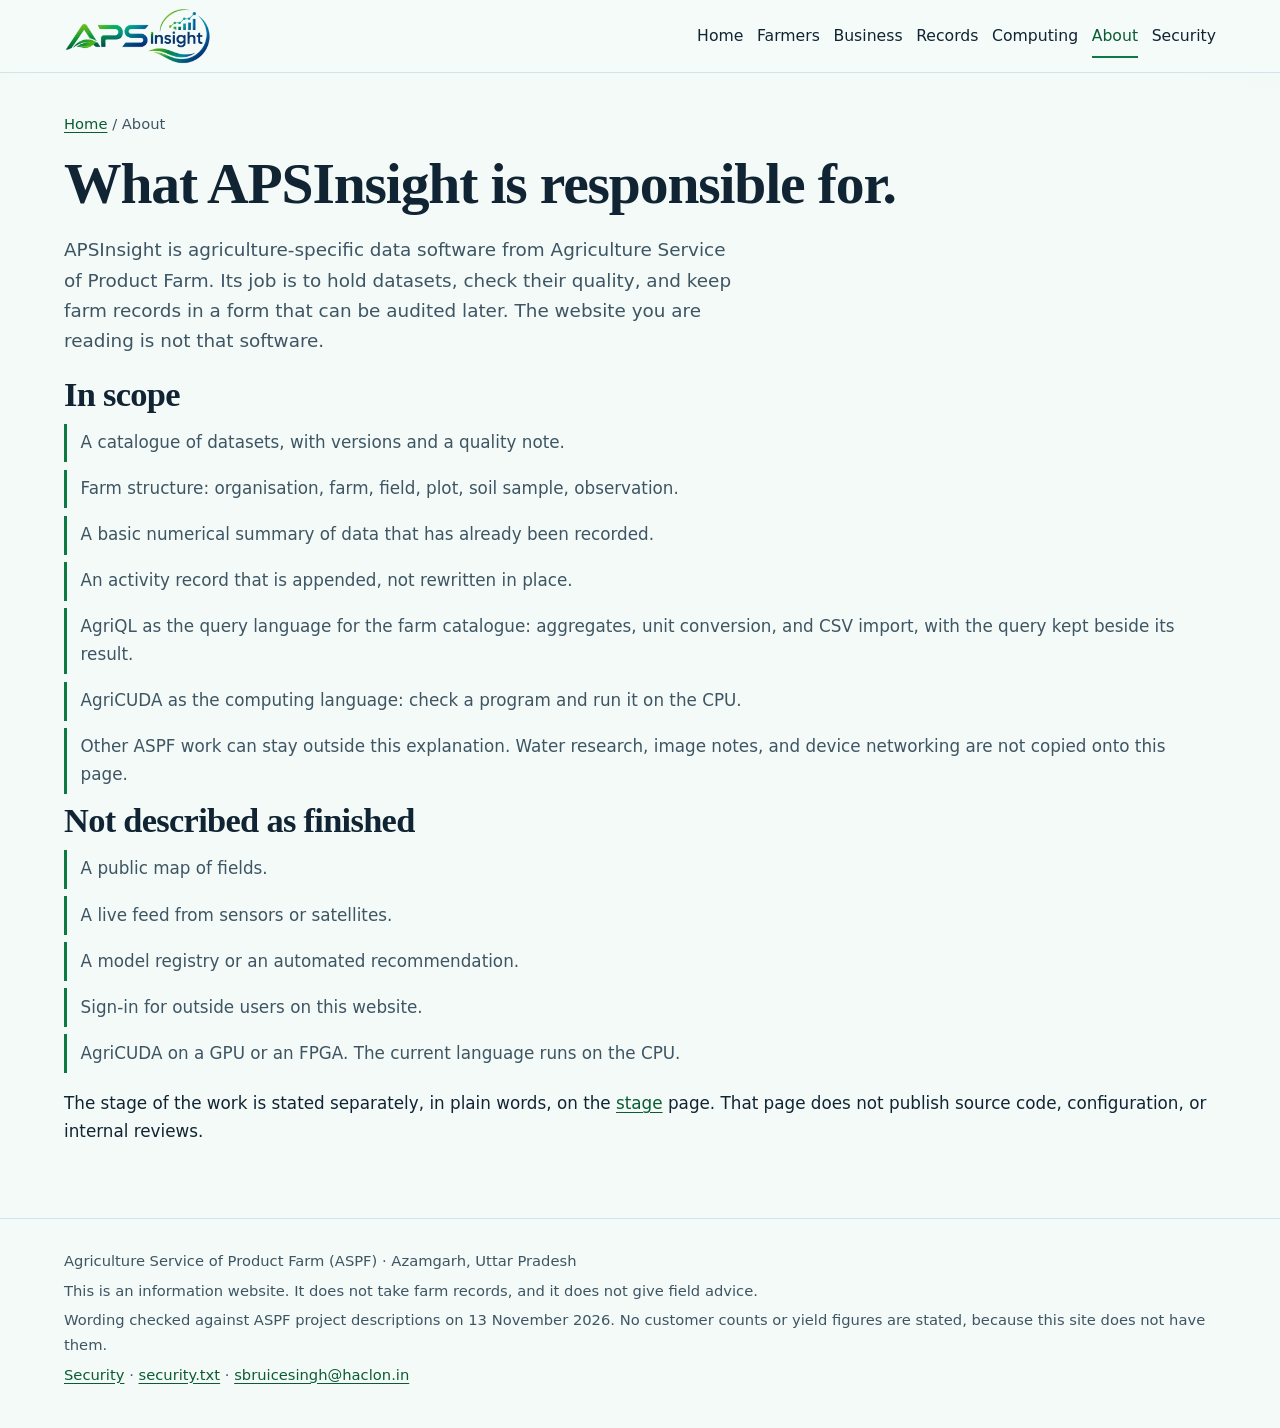
<file: platform.html>
<!DOCTYPE html>
<html lang="en">
<head>
  <meta charset="utf-8">
  <meta name="viewport" content="width=device-width, initial-scale=1">
  <title>What APSInsight is | Agriculture Service of Product Farm</title>
  <meta name="description" content="APSInsight is ASPF’s platform for agricultural datasets, quality notes, and farm records. This page explains the responsibility of the software without publishing its code.">
  <link rel="canonical" href="https://agriculture-service-of-product-farm.github.io/APSInsight-Website/platform.html">
  <meta name="robots" content="index,follow,max-image-preview:large">
  <meta name="author" content="Agriculture Service of Product Farm">
  <meta name="referrer" content="no-referrer">
  <meta name="color-scheme" content="light">
  <meta name="theme-color" content="#f4faf7">
  <meta name="geo.region" content="IN-UP">
  <meta name="geo.placename" content="Azamgarh">
  <meta http-equiv="Content-Security-Policy" content="default-src 'none'; script-src 'sha256-EU/GWJsIv2Q7/NtRyAJQwdFFQyLbW3IOhwmQhx3mDHs='; style-src 'self'; img-src 'self'; font-src 'self'; connect-src 'none'; frame-src 'none'; object-src 'none'; frame-ancestors 'none'; base-uri 'self'; form-action 'none'; upgrade-insecure-requests">
  <meta property="og:title" content="What APSInsight is | Agriculture Service of Product Farm">
  <meta property="og:description" content="APSInsight is ASPF’s platform for agricultural datasets, quality notes, and farm records. This page explains the responsibility of the software without publishing its code.">
  <meta property="og:type" content="website">
  <meta property="og:url" content="https://agriculture-service-of-product-farm.github.io/APSInsight-Website/platform.html">
  <meta property="og:image" content="https://agriculture-service-of-product-farm.github.io/APSInsight-Website/og.jpg">
  <meta property="og:image:width" content="1200">
  <meta property="og:image:height" content="630">
  <meta property="og:image:alt" content="APSInsight logo on a pale green and blue background">
  <meta property="og:locale" content="en_IN">
  <meta property="og:site_name" content="APSInsight">
  <meta name="twitter:card" content="summary_large_image">
  <meta name="twitter:title" content="What APSInsight is | Agriculture Service of Product Farm">
  <meta name="twitter:description" content="APSInsight is ASPF’s platform for agricultural datasets, quality notes, and farm records. This page explains the responsibility of the software without publishing its code.">
  <meta name="twitter:image" content="https://agriculture-service-of-product-farm.github.io/APSInsight-Website/og.jpg">
  <link rel="icon" href="favicon.png" type="image/png">
  <link rel="apple-touch-icon" href="apple-touch-icon.png">
  <link rel="stylesheet" href="style.css">
  <script type="application/ld+json">{"@context":"https://schema.org","@graph":[{"@type":"Organization","@id":"https://agriculture-service-of-product-farm.github.io/APSInsight-Website/#org","name":"Agriculture Service of Product Farm","alternateName":"ASPF","url":"https://agriculture-service-of-product-farm.github.io/APSInsight-Website/","logo":{"@type":"ImageObject","url":"https://agriculture-service-of-product-farm.github.io/APSInsight-Website/logo.png","width":1000,"height":391},"email":"sbruicesingh@haclon.in","address":{"@type":"PostalAddress","addressLocality":"Azamgarh","addressRegion":"Uttar Pradesh","addressCountry":"IN"}},{"@type":"WebSite","@id":"https://agriculture-service-of-product-farm.github.io/APSInsight-Website/#website","url":"https://agriculture-service-of-product-farm.github.io/APSInsight-Website/","name":"APSInsight","description":"Information about APSInsight, the agricultural data platform of Agriculture Service of Product Farm.","publisher":{"@id":"https://agriculture-service-of-product-farm.github.io/APSInsight-Website/#org"},"inLanguage":["en","hi"]},{"@type":"BreadcrumbList","itemListElement":[{"@type":"ListItem","position":1,"name":"Home","item":"https://agriculture-service-of-product-farm.github.io/APSInsight-Website/"},{"@type":"ListItem","position":2,"name":"About","item":"https://agriculture-service-of-product-farm.github.io/APSInsight-Website/platform.html"}]},{"@type":"SoftwareApplication","@id":"https://agriculture-service-of-product-farm.github.io/APSInsight-Website/#software","name":"APSInsight","applicationCategory":"BusinessApplication","applicationSubCategory":"Agricultural data records","description":"APSInsight keeps farm records and uses AgriQL to query them and AgriCUDA to check and run calculations on the CPU. This website only explains that.","url":"https://agriculture-service-of-product-farm.github.io/APSInsight-Website/","image":"https://agriculture-service-of-product-farm.github.io/APSInsight-Website/logo.png","provider":{"@id":"https://agriculture-service-of-product-farm.github.io/APSInsight-Website/#org"},"isPartOf":{"@id":"https://agriculture-service-of-product-farm.github.io/APSInsight-Website/#website"},"featureList":["Farm, field and plot records","Soil sample records","Observations stored with value, unit and time","Dataset catalogue","A quality note kept with a dataset","AgriQL queries: aggregates, unit conversion, CSV import","AgriCUDA check and CPU execution of a calculation"]}]}</script>
</head>
<body>
<a class="skip" href="#main">Skip to content</a>
<header class="top">
  <div class="wrap bar">
    <a class="brand" href="index.html"><img class="logo" src="logo.png" width="1000" height="391" alt="APSInsight"></a>
    <nav class="site" aria-label="Primary"><a href="index.html">Home</a><a href="farmers.html">Farmers</a><a href="business.html">Business</a><a href="records.html">Records</a><a href="computing.html">Computing</a><a href="platform.html" aria-current="page">About</a><a href="security.html">Security</a></nav>
  </div>
</header>

<main id="main" class="wrap doc">
  <p class="crumbs"><a href="index.html">Home</a> / About</p>
  <h1>What APSInsight is responsible for.</h1>
  <p class="lede">APSInsight is agriculture-specific data software from Agriculture Service of Product Farm. Its job is to hold datasets, check their quality, and keep farm records in a form that can be audited later. The website you are reading is not that software.</p>
  <h2>In scope</h2>
  <ul class="clean">
    <li>A catalogue of datasets, with versions and a quality note.</li>
    <li>Farm structure: organisation, farm, field, plot, soil sample, observation.</li>
    <li>A basic numerical summary of data that has already been recorded.</li>
    <li>An activity record that is appended, not rewritten in place.</li>
    <li>AgriQL as the query language for the farm catalogue: aggregates, unit conversion, and CSV import, with the query kept beside its result.</li>
    <li>AgriCUDA as the computing language: check a program and run it on the CPU.</li>
    <li>Other ASPF work can stay outside this explanation. Water research, image notes, and device networking are not copied onto this page.</li>
  </ul>
  <h2>Not described as finished</h2>
  <ul class="clean">
    <li>A public map of fields.</li>
    <li>A live feed from sensors or satellites.</li>
    <li>A model registry or an automated recommendation.</li>
    <li>Sign-in for outside users on this website.</li>
    <li>AgriCUDA on a GPU or an FPGA. The current language runs on the CPU.</li>
  </ul>
  <p>The stage of the work is stated separately, in plain words, on the <a href="status.html">stage</a> page. That page does not publish source code, configuration, or internal reviews.</p>
</main>
<footer class="foot">
  <div class="wrap">
    <p>Agriculture Service of Product Farm (ASPF) · Azamgarh, Uttar Pradesh</p>
    <p>This is an information website. It does not take farm records, and it does not give field advice.</p>
    <p>Wording checked against ASPF project descriptions on 13 November 2026. No customer counts or yield figures are stated, because this site does not have them.</p>
    <p><a href="security.html">Security</a> · <a href=".well-known/security.txt">security.txt</a> · <a href="mailto:sbruicesingh@haclon.in">sbruicesingh@haclon.in</a></p>
  </div>
</footer>

</body>
</html>
</file>
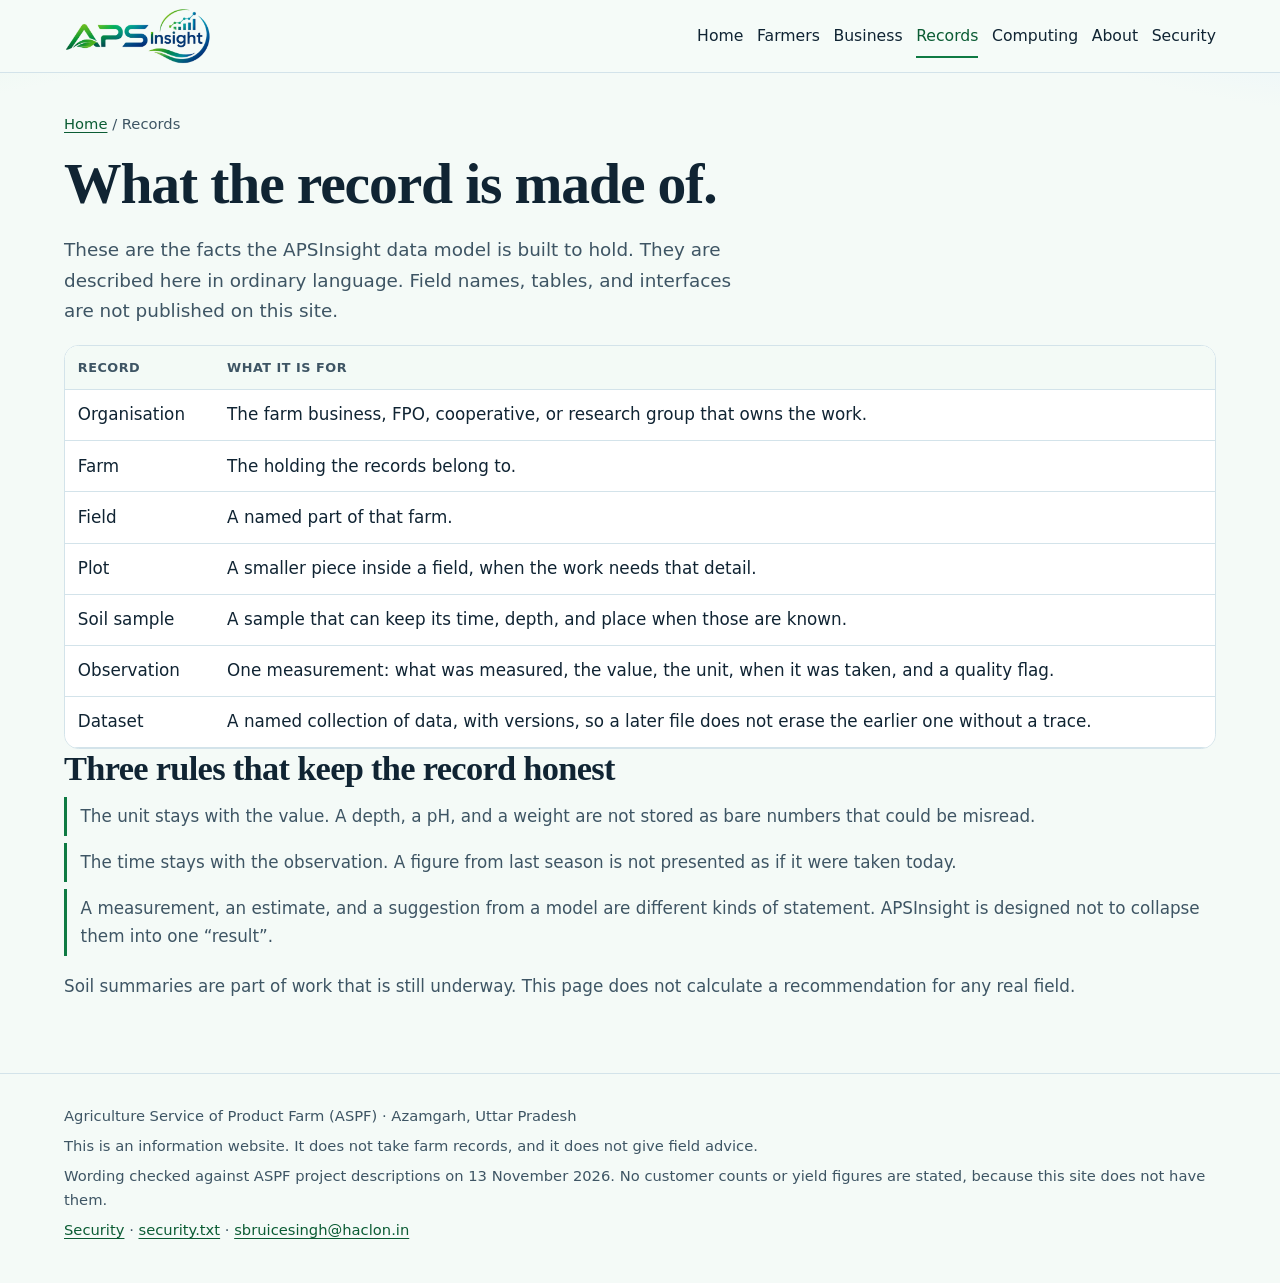
<file: records.html>
<!DOCTYPE html>
<html lang="en">
<head>
  <meta charset="utf-8">
  <meta name="viewport" content="width=device-width, initial-scale=1">
  <title>Farm, soil and crop records in APSInsight</title>
  <meta name="description" content="APSInsight records a farm, its fields and plots, soil samples, and observations with value, unit, time and a quality flag. A measurement is not stored as if it were a guess.">
  <link rel="canonical" href="https://agriculture-service-of-product-farm.github.io/APSInsight-Website/records.html">
  <meta name="robots" content="index,follow,max-image-preview:large">
  <meta name="author" content="Agriculture Service of Product Farm">
  <meta name="referrer" content="no-referrer">
  <meta name="color-scheme" content="light">
  <meta name="theme-color" content="#f4faf7">
  <meta name="geo.region" content="IN-UP">
  <meta name="geo.placename" content="Azamgarh">
  <meta http-equiv="Content-Security-Policy" content="default-src 'none'; script-src 'sha256-Bf9uHS216sRu/34X/JZ/beWWpIjxPGkvaoemVTepN3U='; style-src 'self'; img-src 'self'; font-src 'self'; connect-src 'none'; frame-src 'none'; object-src 'none'; frame-ancestors 'none'; base-uri 'self'; form-action 'none'; upgrade-insecure-requests">
  <meta property="og:title" content="Farm, soil and crop records in APSInsight">
  <meta property="og:description" content="APSInsight records a farm, its fields and plots, soil samples, and observations with value, unit, time and a quality flag. A measurement is not stored as if it were a guess.">
  <meta property="og:type" content="website">
  <meta property="og:url" content="https://agriculture-service-of-product-farm.github.io/APSInsight-Website/records.html">
  <meta property="og:image" content="https://agriculture-service-of-product-farm.github.io/APSInsight-Website/og.jpg">
  <meta property="og:image:width" content="1200">
  <meta property="og:image:height" content="630">
  <meta property="og:image:alt" content="APSInsight logo on a pale green and blue background">
  <meta property="og:locale" content="en_IN">
  <meta property="og:site_name" content="APSInsight">
  <meta name="twitter:card" content="summary_large_image">
  <meta name="twitter:title" content="Farm, soil and crop records in APSInsight">
  <meta name="twitter:description" content="APSInsight records a farm, its fields and plots, soil samples, and observations with value, unit, time and a quality flag. A measurement is not stored as if it were a guess.">
  <meta name="twitter:image" content="https://agriculture-service-of-product-farm.github.io/APSInsight-Website/og.jpg">
  <link rel="icon" href="favicon.png" type="image/png">
  <link rel="apple-touch-icon" href="apple-touch-icon.png">
  <link rel="stylesheet" href="style.css">
  <script type="application/ld+json">{"@context":"https://schema.org","@graph":[{"@type":"Organization","@id":"https://agriculture-service-of-product-farm.github.io/APSInsight-Website/#org","name":"Agriculture Service of Product Farm","alternateName":"ASPF","url":"https://agriculture-service-of-product-farm.github.io/APSInsight-Website/","logo":{"@type":"ImageObject","url":"https://agriculture-service-of-product-farm.github.io/APSInsight-Website/logo.png","width":1000,"height":391},"email":"sbruicesingh@haclon.in","address":{"@type":"PostalAddress","addressLocality":"Azamgarh","addressRegion":"Uttar Pradesh","addressCountry":"IN"}},{"@type":"WebSite","@id":"https://agriculture-service-of-product-farm.github.io/APSInsight-Website/#website","url":"https://agriculture-service-of-product-farm.github.io/APSInsight-Website/","name":"APSInsight","description":"Information about APSInsight, the agricultural data platform of Agriculture Service of Product Farm.","publisher":{"@id":"https://agriculture-service-of-product-farm.github.io/APSInsight-Website/#org"},"inLanguage":["en","hi"]},{"@type":"BreadcrumbList","itemListElement":[{"@type":"ListItem","position":1,"name":"Home","item":"https://agriculture-service-of-product-farm.github.io/APSInsight-Website/"},{"@type":"ListItem","position":2,"name":"Records","item":"https://agriculture-service-of-product-farm.github.io/APSInsight-Website/records.html"}]}]}</script>
</head>
<body>
<a class="skip" href="#main">Skip to content</a>
<header class="top">
  <div class="wrap bar">
    <a class="brand" href="index.html"><img class="logo" src="logo.png" width="1000" height="391" alt="APSInsight"></a>
    <nav class="site" aria-label="Primary"><a href="index.html">Home</a><a href="farmers.html">Farmers</a><a href="business.html">Business</a><a href="records.html" aria-current="page">Records</a><a href="computing.html">Computing</a><a href="platform.html">About</a><a href="security.html">Security</a></nav>
  </div>
</header>

<main id="main" class="wrap doc">
  <p class="crumbs"><a href="index.html">Home</a> / Records</p>
  <h1>What the record is made of.</h1>
  <p class="lede">These are the facts the APSInsight data model is built to hold. They are described here in ordinary language. Field names, tables, and interfaces are not published on this site.</p>
  <div class="scroll">
  <table>
    <thead><tr><th>Record</th><th>What it is for</th></tr></thead>
    <tbody>
      <tr><td>Organisation</td><td>The farm business, FPO, cooperative, or research group that owns the work.</td></tr>
      <tr><td>Farm</td><td>The holding the records belong to.</td></tr>
      <tr><td>Field</td><td>A named part of that farm.</td></tr>
      <tr><td>Plot</td><td>A smaller piece inside a field, when the work needs that detail.</td></tr>
      <tr><td>Soil sample</td><td>A sample that can keep its time, depth, and place when those are known.</td></tr>
      <tr><td>Observation</td><td>One measurement: what was measured, the value, the unit, when it was taken, and a quality flag.</td></tr>
      <tr><td>Dataset</td><td>A named collection of data, with versions, so a later file does not erase the earlier one without a trace.</td></tr>
    </tbody>
  </table>
  </div>
  <h2>Three rules that keep the record honest</h2>
  <ul class="clean">
    <li>The unit stays with the value. A depth, a pH, and a weight are not stored as bare numbers that could be misread.</li>
    <li>The time stays with the observation. A figure from last season is not presented as if it were taken today.</li>
    <li>A measurement, an estimate, and a suggestion from a model are different kinds of statement. APSInsight is designed not to collapse them into one “result”.</li>
  </ul>
  <p class="note">Soil summaries are part of work that is still underway. This page does not calculate a recommendation for any real field.</p>
</main>
<footer class="foot">
  <div class="wrap">
    <p>Agriculture Service of Product Farm (ASPF) · Azamgarh, Uttar Pradesh</p>
    <p>This is an information website. It does not take farm records, and it does not give field advice.</p>
    <p>Wording checked against ASPF project descriptions on 13 November 2026. No customer counts or yield figures are stated, because this site does not have them.</p>
    <p><a href="security.html">Security</a> · <a href=".well-known/security.txt">security.txt</a> · <a href="mailto:sbruicesingh@haclon.in">sbruicesingh@haclon.in</a></p>
  </div>
</footer>

</body>
</html>
</file>
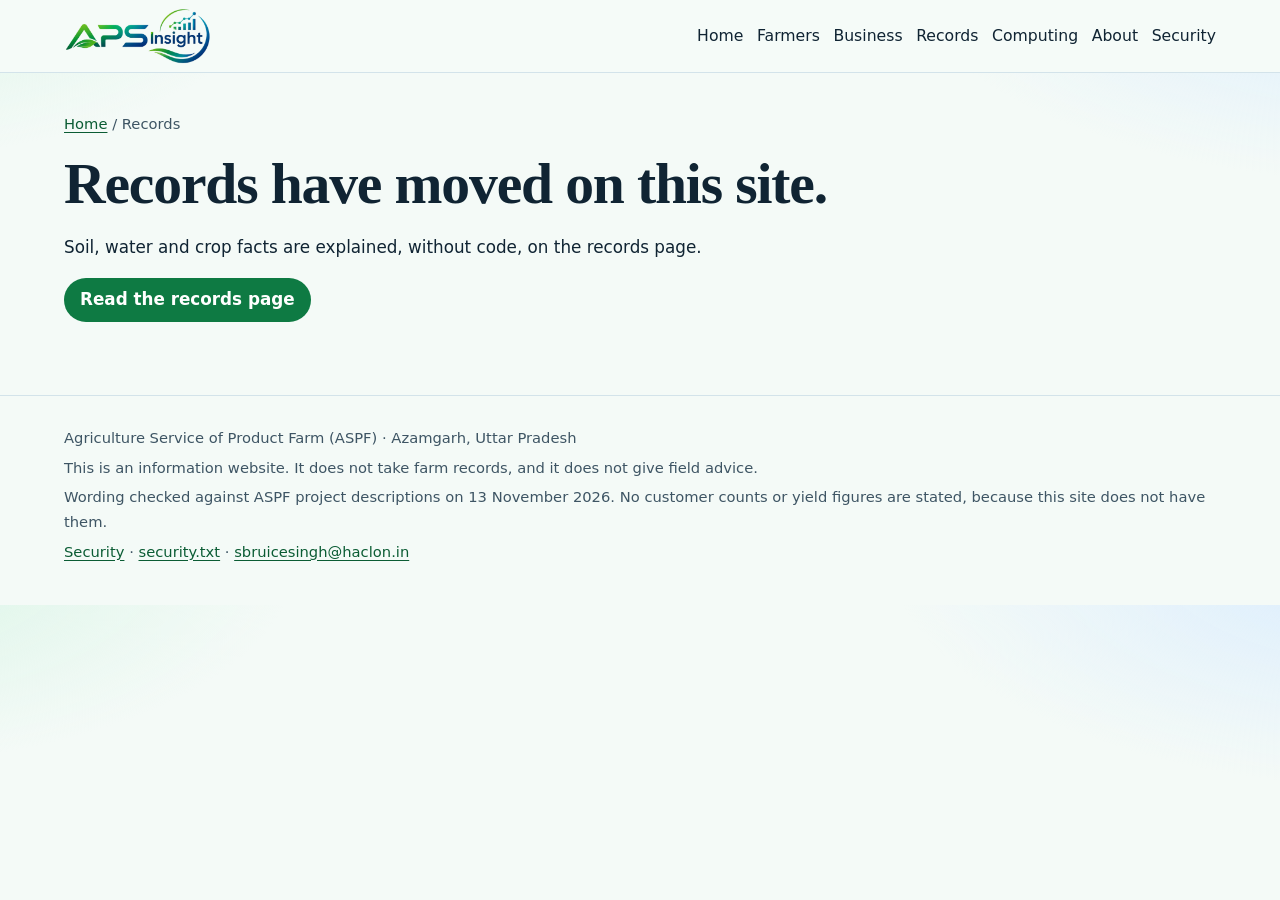
<file: science.html>
<!DOCTYPE html>
<html lang="en">
<head>
  <meta charset="utf-8">
  <meta name="viewport" content="width=device-width, initial-scale=1">
  <title>Farm records | APSInsight</title>
  <meta name="description" content="The records page explains how APSInsight holds farm, soil and crop facts. This address now points there.">
  <link rel="canonical" href="https://agriculture-service-of-product-farm.github.io/APSInsight-Website/records.html">
  <meta name="robots" content="noindex,follow">
  <meta name="author" content="Agriculture Service of Product Farm">
  <meta name="referrer" content="no-referrer">
  <meta name="color-scheme" content="light">
  <meta name="theme-color" content="#f4faf7">
  <meta name="geo.region" content="IN-UP">
  <meta name="geo.placename" content="Azamgarh">
  <meta http-equiv="Content-Security-Policy" content="default-src 'none'; script-src 'sha256-Bf9uHS216sRu/34X/JZ/beWWpIjxPGkvaoemVTepN3U='; style-src 'self'; img-src 'self'; font-src 'self'; connect-src 'none'; frame-src 'none'; object-src 'none'; frame-ancestors 'none'; base-uri 'self'; form-action 'none'; upgrade-insecure-requests">
  <meta property="og:title" content="Farm records | APSInsight">
  <meta property="og:description" content="The records page explains how APSInsight holds farm, soil and crop facts. This address now points there.">
  <meta property="og:type" content="website">
  <meta property="og:url" content="https://agriculture-service-of-product-farm.github.io/APSInsight-Website/records.html">
  <meta property="og:image" content="https://agriculture-service-of-product-farm.github.io/APSInsight-Website/og.jpg">
  <meta property="og:image:width" content="1200">
  <meta property="og:image:height" content="630">
  <meta property="og:image:alt" content="APSInsight logo on a pale green and blue background">
  <meta property="og:locale" content="en_IN">
  <meta property="og:site_name" content="APSInsight">
  <meta name="twitter:card" content="summary_large_image">
  <meta name="twitter:title" content="Farm records | APSInsight">
  <meta name="twitter:description" content="The records page explains how APSInsight holds farm, soil and crop facts. This address now points there.">
  <meta name="twitter:image" content="https://agriculture-service-of-product-farm.github.io/APSInsight-Website/og.jpg">
  <link rel="icon" href="favicon.png" type="image/png">
  <link rel="apple-touch-icon" href="apple-touch-icon.png">
  <link rel="stylesheet" href="style.css">
  <script type="application/ld+json">{"@context":"https://schema.org","@graph":[{"@type":"Organization","@id":"https://agriculture-service-of-product-farm.github.io/APSInsight-Website/#org","name":"Agriculture Service of Product Farm","alternateName":"ASPF","url":"https://agriculture-service-of-product-farm.github.io/APSInsight-Website/","logo":{"@type":"ImageObject","url":"https://agriculture-service-of-product-farm.github.io/APSInsight-Website/logo.png","width":1000,"height":391},"email":"sbruicesingh@haclon.in","address":{"@type":"PostalAddress","addressLocality":"Azamgarh","addressRegion":"Uttar Pradesh","addressCountry":"IN"}},{"@type":"WebSite","@id":"https://agriculture-service-of-product-farm.github.io/APSInsight-Website/#website","url":"https://agriculture-service-of-product-farm.github.io/APSInsight-Website/","name":"APSInsight","description":"Information about APSInsight, the agricultural data platform of Agriculture Service of Product Farm.","publisher":{"@id":"https://agriculture-service-of-product-farm.github.io/APSInsight-Website/#org"},"inLanguage":["en","hi"]},{"@type":"BreadcrumbList","itemListElement":[{"@type":"ListItem","position":1,"name":"Home","item":"https://agriculture-service-of-product-farm.github.io/APSInsight-Website/"},{"@type":"ListItem","position":2,"name":"Records","item":"https://agriculture-service-of-product-farm.github.io/APSInsight-Website/records.html"}]}]}</script>
</head>
<body>
<a class="skip" href="#main">Skip to content</a>
<header class="top">
  <div class="wrap bar">
    <a class="brand" href="index.html"><img class="logo" src="logo.png" width="1000" height="391" alt="APSInsight"></a>
    <nav class="site" aria-label="Primary"><a href="index.html">Home</a><a href="farmers.html">Farmers</a><a href="business.html">Business</a><a href="records.html">Records</a><a href="computing.html">Computing</a><a href="platform.html">About</a><a href="security.html">Security</a></nav>
  </div>
</header>

<main id="main" class="wrap doc">
  <p class="crumbs"><a href="index.html">Home</a> / Records</p>
  <h1>Records have moved on this site.</h1>
  <p>Soil, water and crop facts are explained, without code, on the records page.</p>
  <p><a class="btn" href="records.html">Read the records page</a></p>
</main>
<footer class="foot">
  <div class="wrap">
    <p>Agriculture Service of Product Farm (ASPF) · Azamgarh, Uttar Pradesh</p>
    <p>This is an information website. It does not take farm records, and it does not give field advice.</p>
    <p>Wording checked against ASPF project descriptions on 13 November 2026. No customer counts or yield figures are stated, because this site does not have them.</p>
    <p><a href="security.html">Security</a> · <a href=".well-known/security.txt">security.txt</a> · <a href="mailto:sbruicesingh@haclon.in">sbruicesingh@haclon.in</a></p>
  </div>
</footer>

</body>
</html>
</file>
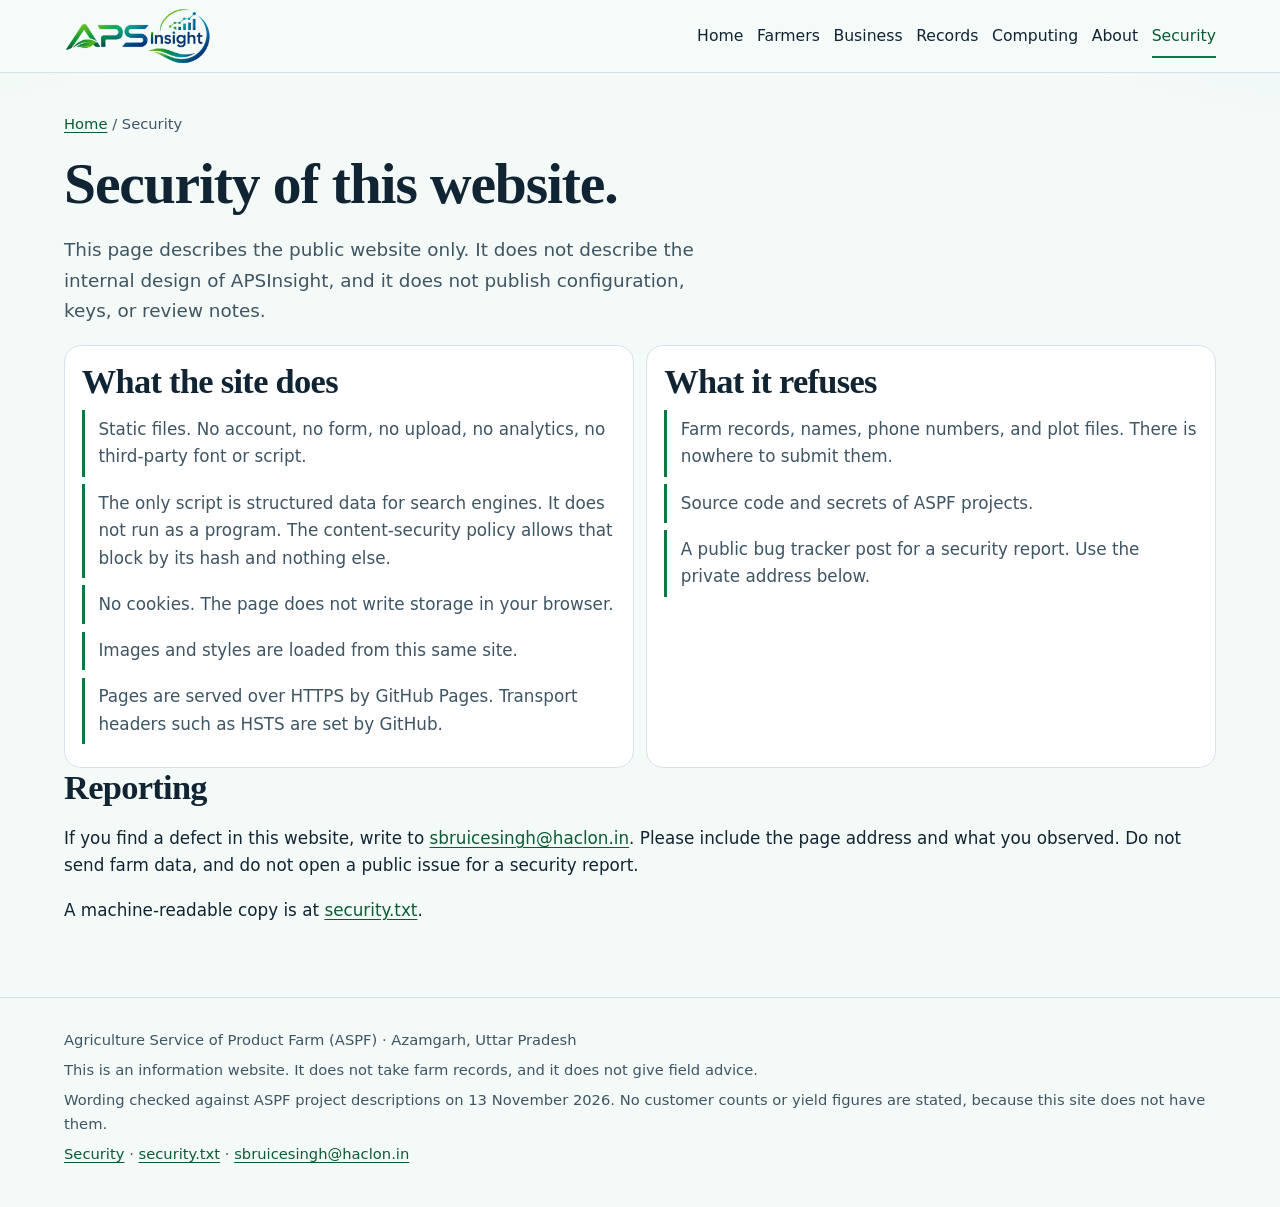
<file: security.html>
<!DOCTYPE html>
<html lang="en">
<head>
  <meta charset="utf-8">
  <meta name="viewport" content="width=device-width, initial-scale=1">
  <title>Security of the APSInsight information site</title>
  <meta name="description" content="The APSInsight information site is static. It sets no cookies, runs no executable script, and accepts no farm data. Report a website defect privately.">
  <link rel="canonical" href="https://agriculture-service-of-product-farm.github.io/APSInsight-Website/security.html">
  <meta name="robots" content="index,follow,max-image-preview:large">
  <meta name="author" content="Agriculture Service of Product Farm">
  <meta name="referrer" content="no-referrer">
  <meta name="color-scheme" content="light">
  <meta name="theme-color" content="#f4faf7">
  <meta name="geo.region" content="IN-UP">
  <meta name="geo.placename" content="Azamgarh">
  <meta http-equiv="Content-Security-Policy" content="default-src 'none'; script-src 'sha256-RiUHkipAwGMogCFWdq44G7KxKZHGAcObgfQOXItqR+Q='; style-src 'self'; img-src 'self'; font-src 'self'; connect-src 'none'; frame-src 'none'; object-src 'none'; frame-ancestors 'none'; base-uri 'self'; form-action 'none'; upgrade-insecure-requests">
  <meta property="og:title" content="Security of the APSInsight information site">
  <meta property="og:description" content="The APSInsight information site is static. It sets no cookies, runs no executable script, and accepts no farm data. Report a website defect privately.">
  <meta property="og:type" content="website">
  <meta property="og:url" content="https://agriculture-service-of-product-farm.github.io/APSInsight-Website/security.html">
  <meta property="og:image" content="https://agriculture-service-of-product-farm.github.io/APSInsight-Website/og.jpg">
  <meta property="og:image:width" content="1200">
  <meta property="og:image:height" content="630">
  <meta property="og:image:alt" content="APSInsight logo on a pale green and blue background">
  <meta property="og:locale" content="en_IN">
  <meta property="og:site_name" content="APSInsight">
  <meta name="twitter:card" content="summary_large_image">
  <meta name="twitter:title" content="Security of the APSInsight information site">
  <meta name="twitter:description" content="The APSInsight information site is static. It sets no cookies, runs no executable script, and accepts no farm data. Report a website defect privately.">
  <meta name="twitter:image" content="https://agriculture-service-of-product-farm.github.io/APSInsight-Website/og.jpg">
  <link rel="icon" href="favicon.png" type="image/png">
  <link rel="apple-touch-icon" href="apple-touch-icon.png">
  <link rel="stylesheet" href="style.css">
  <script type="application/ld+json">{"@context":"https://schema.org","@graph":[{"@type":"Organization","@id":"https://agriculture-service-of-product-farm.github.io/APSInsight-Website/#org","name":"Agriculture Service of Product Farm","alternateName":"ASPF","url":"https://agriculture-service-of-product-farm.github.io/APSInsight-Website/","logo":{"@type":"ImageObject","url":"https://agriculture-service-of-product-farm.github.io/APSInsight-Website/logo.png","width":1000,"height":391},"email":"sbruicesingh@haclon.in","address":{"@type":"PostalAddress","addressLocality":"Azamgarh","addressRegion":"Uttar Pradesh","addressCountry":"IN"}},{"@type":"WebSite","@id":"https://agriculture-service-of-product-farm.github.io/APSInsight-Website/#website","url":"https://agriculture-service-of-product-farm.github.io/APSInsight-Website/","name":"APSInsight","description":"Information about APSInsight, the agricultural data platform of Agriculture Service of Product Farm.","publisher":{"@id":"https://agriculture-service-of-product-farm.github.io/APSInsight-Website/#org"},"inLanguage":["en","hi"]},{"@type":"BreadcrumbList","itemListElement":[{"@type":"ListItem","position":1,"name":"Home","item":"https://agriculture-service-of-product-farm.github.io/APSInsight-Website/"},{"@type":"ListItem","position":2,"name":"Security","item":"https://agriculture-service-of-product-farm.github.io/APSInsight-Website/security.html"}]}]}</script>
</head>
<body>
<a class="skip" href="#main">Skip to content</a>
<header class="top">
  <div class="wrap bar">
    <a class="brand" href="index.html"><img class="logo" src="logo.png" width="1000" height="391" alt="APSInsight"></a>
    <nav class="site" aria-label="Primary"><a href="index.html">Home</a><a href="farmers.html">Farmers</a><a href="business.html">Business</a><a href="records.html">Records</a><a href="computing.html">Computing</a><a href="platform.html">About</a><a href="security.html" aria-current="page">Security</a></nav>
  </div>
</header>

<main id="main" class="wrap doc">
  <p class="crumbs"><a href="index.html">Home</a> / Security</p>
  <h1>Security of this website.</h1>
  <p class="lede">This page describes the public website only. It does not describe the internal design of APSInsight, and it does not publish configuration, keys, or review notes.</p>
  <div class="grid cards-2">
    <article class="panel card">
      <h2>What the site does</h2>
      <ul class="clean">
        <li>Static files. No account, no form, no upload, no analytics, no third-party font or script.</li>
        <li>The only script is structured data for search engines. It does not run as a program. The content-security policy allows that block by its hash and nothing else.</li>
        <li>No cookies. The page does not write storage in your browser.</li>
        <li>Images and styles are loaded from this same site.</li>
        <li>Pages are served over HTTPS by GitHub Pages. Transport headers such as HSTS are set by GitHub.</li>
      </ul>
    </article>
    <article class="panel card">
      <h2>What it refuses</h2>
      <ul class="clean">
        <li>Farm records, names, phone numbers, and plot files. There is nowhere to submit them.</li>
        <li>Source code and secrets of ASPF projects.</li>
        <li>A public bug tracker post for a security report. Use the private address below.</li>
      </ul>
    </article>
  </div>
  <h2>Reporting</h2>
  <p>If you find a defect in this website, write to <a href="mailto:sbruicesingh@haclon.in">sbruicesingh@haclon.in</a>. Please include the page address and what you observed. Do not send farm data, and do not open a public issue for a security report.</p>
  <p>A machine-readable copy is at <a href=".well-known/security.txt">security.txt</a>.</p>
</main>
<footer class="foot">
  <div class="wrap">
    <p>Agriculture Service of Product Farm (ASPF) · Azamgarh, Uttar Pradesh</p>
    <p>This is an information website. It does not take farm records, and it does not give field advice.</p>
    <p>Wording checked against ASPF project descriptions on 13 November 2026. No customer counts or yield figures are stated, because this site does not have them.</p>
    <p><a href="security.html">Security</a> · <a href=".well-known/security.txt">security.txt</a> · <a href="mailto:sbruicesingh@haclon.in">sbruicesingh@haclon.in</a></p>
  </div>
</footer>

</body>
</html>
</file>
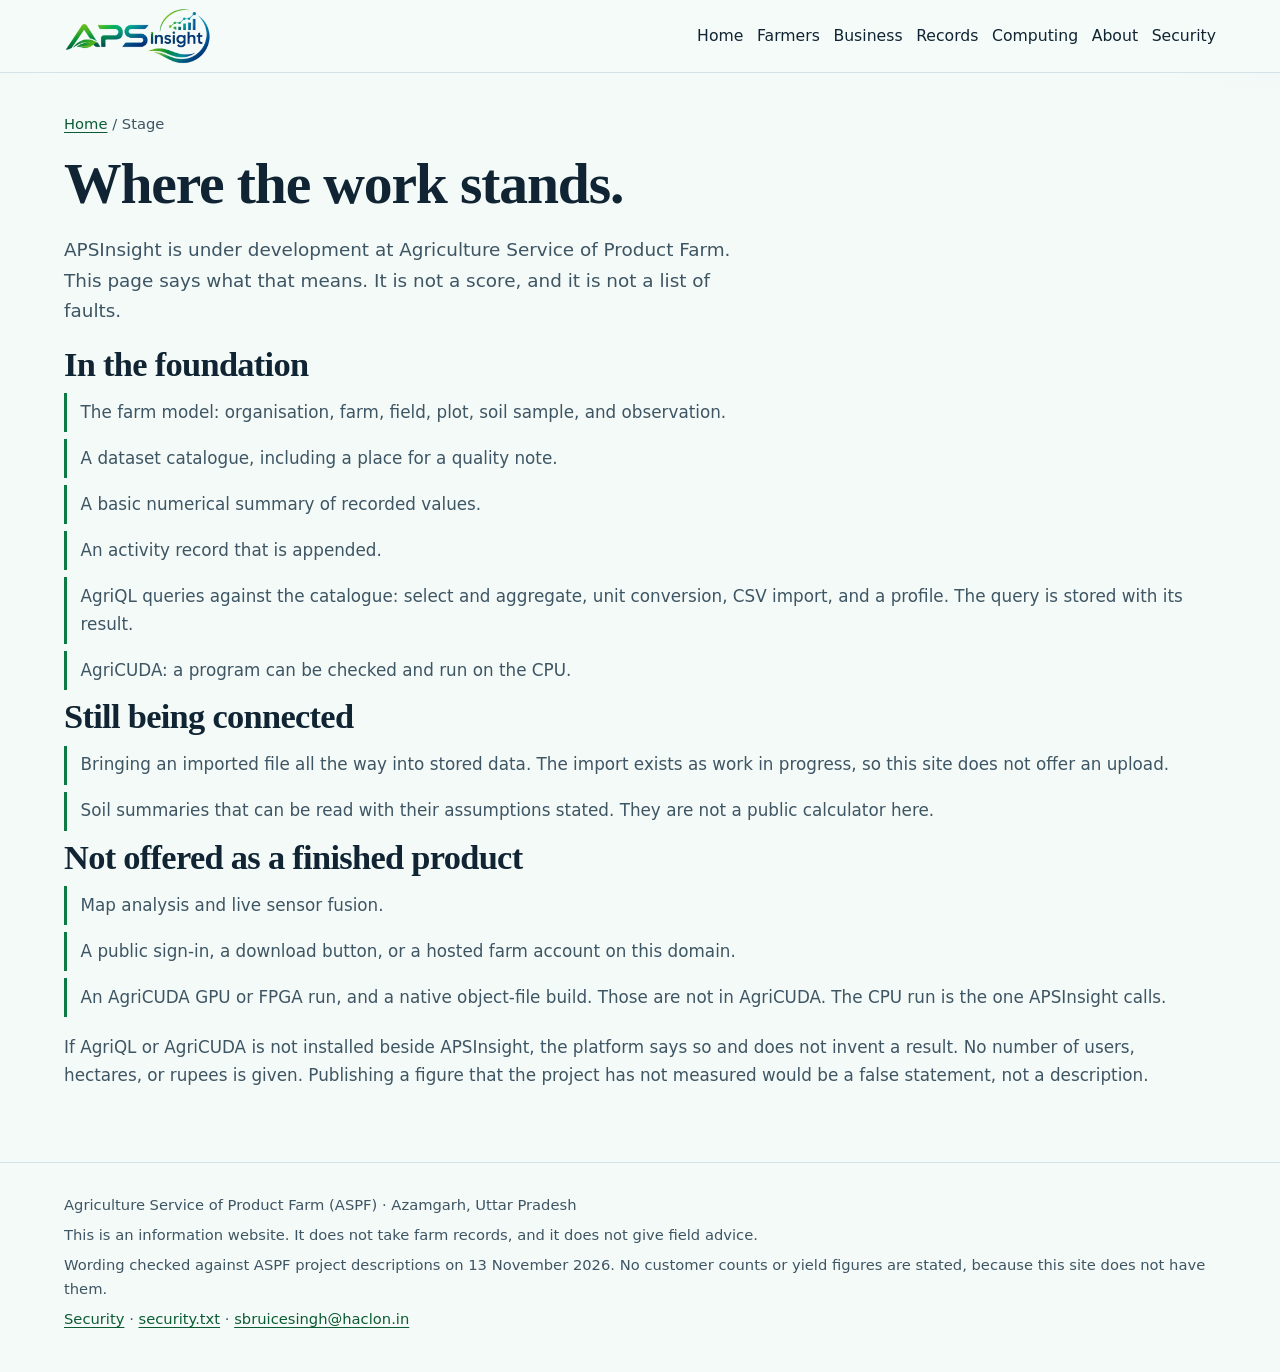
<file: status.html>
<!DOCTYPE html>
<html lang="en">
<head>
  <meta charset="utf-8">
  <meta name="viewport" content="width=device-width, initial-scale=1">
  <title>Where APSInsight stands | ASPF</title>
  <meta name="description" content="APSInsight is in development at ASPF. The foundation covers farm records, a dataset catalogue and basic numerical summary. This website has no sign-in and states no usage figures.">
  <link rel="canonical" href="https://agriculture-service-of-product-farm.github.io/APSInsight-Website/status.html">
  <meta name="robots" content="index,follow,max-image-preview:large">
  <meta name="author" content="Agriculture Service of Product Farm">
  <meta name="referrer" content="no-referrer">
  <meta name="color-scheme" content="light">
  <meta name="theme-color" content="#f4faf7">
  <meta name="geo.region" content="IN-UP">
  <meta name="geo.placename" content="Azamgarh">
  <meta http-equiv="Content-Security-Policy" content="default-src 'none'; script-src 'sha256-2zGdprSxZMNKhd7wIWun9GOBhHCjh0fda16tEBbmMa8='; style-src 'self'; img-src 'self'; font-src 'self'; connect-src 'none'; frame-src 'none'; object-src 'none'; frame-ancestors 'none'; base-uri 'self'; form-action 'none'; upgrade-insecure-requests">
  <meta property="og:title" content="Where APSInsight stands | ASPF">
  <meta property="og:description" content="APSInsight is in development at ASPF. The foundation covers farm records, a dataset catalogue and basic numerical summary. This website has no sign-in and states no usage figures.">
  <meta property="og:type" content="website">
  <meta property="og:url" content="https://agriculture-service-of-product-farm.github.io/APSInsight-Website/status.html">
  <meta property="og:image" content="https://agriculture-service-of-product-farm.github.io/APSInsight-Website/og.jpg">
  <meta property="og:image:width" content="1200">
  <meta property="og:image:height" content="630">
  <meta property="og:image:alt" content="APSInsight logo on a pale green and blue background">
  <meta property="og:locale" content="en_IN">
  <meta property="og:site_name" content="APSInsight">
  <meta name="twitter:card" content="summary_large_image">
  <meta name="twitter:title" content="Where APSInsight stands | ASPF">
  <meta name="twitter:description" content="APSInsight is in development at ASPF. The foundation covers farm records, a dataset catalogue and basic numerical summary. This website has no sign-in and states no usage figures.">
  <meta name="twitter:image" content="https://agriculture-service-of-product-farm.github.io/APSInsight-Website/og.jpg">
  <link rel="icon" href="favicon.png" type="image/png">
  <link rel="apple-touch-icon" href="apple-touch-icon.png">
  <link rel="stylesheet" href="style.css">
  <script type="application/ld+json">{"@context":"https://schema.org","@graph":[{"@type":"Organization","@id":"https://agriculture-service-of-product-farm.github.io/APSInsight-Website/#org","name":"Agriculture Service of Product Farm","alternateName":"ASPF","url":"https://agriculture-service-of-product-farm.github.io/APSInsight-Website/","logo":{"@type":"ImageObject","url":"https://agriculture-service-of-product-farm.github.io/APSInsight-Website/logo.png","width":1000,"height":391},"email":"sbruicesingh@haclon.in","address":{"@type":"PostalAddress","addressLocality":"Azamgarh","addressRegion":"Uttar Pradesh","addressCountry":"IN"}},{"@type":"WebSite","@id":"https://agriculture-service-of-product-farm.github.io/APSInsight-Website/#website","url":"https://agriculture-service-of-product-farm.github.io/APSInsight-Website/","name":"APSInsight","description":"Information about APSInsight, the agricultural data platform of Agriculture Service of Product Farm.","publisher":{"@id":"https://agriculture-service-of-product-farm.github.io/APSInsight-Website/#org"},"inLanguage":["en","hi"]},{"@type":"BreadcrumbList","itemListElement":[{"@type":"ListItem","position":1,"name":"Home","item":"https://agriculture-service-of-product-farm.github.io/APSInsight-Website/"},{"@type":"ListItem","position":2,"name":"Stage","item":"https://agriculture-service-of-product-farm.github.io/APSInsight-Website/status.html"}]}]}</script>
</head>
<body>
<a class="skip" href="#main">Skip to content</a>
<header class="top">
  <div class="wrap bar">
    <a class="brand" href="index.html"><img class="logo" src="logo.png" width="1000" height="391" alt="APSInsight"></a>
    <nav class="site" aria-label="Primary"><a href="index.html">Home</a><a href="farmers.html">Farmers</a><a href="business.html">Business</a><a href="records.html">Records</a><a href="computing.html">Computing</a><a href="platform.html">About</a><a href="security.html">Security</a></nav>
  </div>
</header>

<main id="main" class="wrap doc">
  <p class="crumbs"><a href="index.html">Home</a> / Stage</p>
  <h1>Where the work stands.</h1>
  <p class="lede">APSInsight is under development at Agriculture Service of Product Farm. This page says what that means. It is not a score, and it is not a list of faults.</p>
  <h2>In the foundation</h2>
  <ul class="clean">
    <li>The farm model: organisation, farm, field, plot, soil sample, and observation.</li>
    <li>A dataset catalogue, including a place for a quality note.</li>
    <li>A basic numerical summary of recorded values.</li>
    <li>An activity record that is appended.</li>
    <li>AgriQL queries against the catalogue: select and aggregate, unit conversion, CSV import, and a profile. The query is stored with its result.</li>
    <li>AgriCUDA: a program can be checked and run on the CPU.</li>
  </ul>
  <h2>Still being connected</h2>
  <ul class="clean">
    <li>Bringing an imported file all the way into stored data. The import exists as work in progress, so this site does not offer an upload.</li>
    <li>Soil summaries that can be read with their assumptions stated. They are not a public calculator here.</li>
  </ul>
  <h2>Not offered as a finished product</h2>
  <ul class="clean">
    <li>Map analysis and live sensor fusion.</li>
    <li>A public sign-in, a download button, or a hosted farm account on this domain.</li>
    <li>An AgriCUDA GPU or FPGA run, and a native object-file build. Those are not in AgriCUDA. The CPU run is the one APSInsight calls.</li>
  </ul>
  <p class="note">If AgriQL or AgriCUDA is not installed beside APSInsight, the platform says so and does not invent a result. No number of users, hectares, or rupees is given. Publishing a figure that the project has not measured would be a false statement, not a description.</p>
</main>
<footer class="foot">
  <div class="wrap">
    <p>Agriculture Service of Product Farm (ASPF) · Azamgarh, Uttar Pradesh</p>
    <p>This is an information website. It does not take farm records, and it does not give field advice.</p>
    <p>Wording checked against ASPF project descriptions on 13 November 2026. No customer counts or yield figures are stated, because this site does not have them.</p>
    <p><a href="security.html">Security</a> · <a href=".well-known/security.txt">security.txt</a> · <a href="mailto:sbruicesingh@haclon.in">sbruicesingh@haclon.in</a></p>
  </div>
</footer>

</body>
</html>
</file>
<file: style.css>
:root {
  color-scheme: light;
  --bg: #f4faf7;
  --ink: #102433;
  --muted: #3e5564;
  --line: #d3e3ea;
  --card: #ffffff;
  --green: #0e7a43;
  --green-ink: #0b5c34;
  --blue: #0d4f86;
  --soft: #e7f6ee;
  --max: 72rem;
  --serif: "Iowan Old Style", Palatino, "Palatino Linotype", Georgia, serif;
  --sans: system-ui, -apple-system, "Segoe UI", Roboto, "Helvetica Neue", Arial, sans-serif;
}
* { box-sizing: border-box; }
html { scroll-behavior: smooth; }
body {
  margin: 0;
  color: var(--ink);
  font-family: var(--sans);
  font-size: 1.05rem;
  line-height: 1.65;
  background:
    radial-gradient(900px 420px at 110% -10%, #d7ebff 0%, transparent 58%),
    radial-gradient(820px 380px at -12% -8%, #d9f5e6 0%, transparent 55%),
    var(--bg);
}
a { color: var(--green-ink); text-underline-offset: 0.18em; }
a:hover { color: var(--blue); }
:focus-visible { outline: 3px solid #1c8f56; outline-offset: 3px; }
.skip { position: absolute; left: 0.75rem; top: -4rem; background: var(--ink); color: white; padding: 0.55rem 0.8rem; z-index: 20; }
.skip:focus { top: 0.75rem; }
.wrap { width: min(var(--max), calc(100% - 2rem)); margin-inline: auto; }
header.top {
  position: sticky; top: 0; z-index: 5;
  background: color-mix(in srgb, var(--bg) 88%, white);
  border-bottom: 1px solid var(--line);
  backdrop-filter: blur(10px);
}
.bar { display: flex; align-items: center; justify-content: space-between; gap: 1rem; min-height: 4.5rem; }
.brand { display: flex; align-items: center; color: inherit; text-decoration: none; }
.logo { display: block; height: 58px; width: auto; max-width: min(68vw, 280px); background: transparent; }
nav.site { display: flex; flex-wrap: wrap; gap: 0.25rem 0.85rem; }
nav.site a { color: var(--ink); text-decoration: none; font-size: 0.98rem; padding: 0.45rem 0; min-height: 2.75rem; display: inline-flex; align-items: center; }
nav.site a[aria-current="page"] { color: var(--green-ink); box-shadow: inset 0 -2px 0 var(--green); }
.hero { display: grid; gap: 1.5rem; padding: 2.2rem 0 0.5rem; }
h1, h2, h3 { font-family: var(--serif); font-weight: 600; letter-spacing: -0.02em; line-height: 1.15; color: var(--ink); }
h1 { font-size: clamp(2.1rem, 5vw, 3.6rem); margin: 0; }
h2 { font-size: clamp(1.55rem, 3vw, 2.15rem); margin: 0 0 0.55rem; }
h3 { font-size: 1.28rem; margin: 0 0 0.35rem; }
.kicker { font-size: 0.82rem; letter-spacing: 0.06em; text-transform: uppercase; color: var(--blue); margin: 0 0 0.55rem; font-weight: 700; }
.lede { font-size: 1.15rem; color: var(--muted); max-width: 42rem; }
.hindi { font-family: var(--serif); font-size: 1.15rem; max-width: 42rem; }
.actions { display: flex; flex-wrap: wrap; gap: 0.7rem; margin-top: 1.2rem; }
.btn {
  display: inline-flex; align-items: center; min-height: 2.75rem; padding: 0.45rem 1rem;
  border-radius: 999px; text-decoration: none; background: var(--green); color: white; font-weight: 700;
}
.btn.quiet { background: transparent; color: var(--ink); border: 1px solid var(--ink); }
.panel { background: var(--card); border: 1px solid var(--line); border-radius: 1.05rem; }
.figure { overflow: hidden; margin: 0; }
.figure img { display: block; width: 100%; height: auto; }
.figure figcaption { padding: 0.75rem 1rem 1rem; color: var(--muted); font-size: 0.92rem; }
section { padding: 1.1rem 0; }
.band { background: color-mix(in srgb, white 65%, #e7f3ea); border-block: 1px solid var(--line); margin-top: 0.5rem; }
.grid { display: grid; gap: 0.8rem; }
.card { padding: 1rem 1.05rem; }
.card p { margin: 0.35rem 0; color: var(--muted); }
ul.clean { margin: 0.4rem 0 0; padding: 0; list-style: none; }
ul.clean li { margin: 0.45rem 0; padding: 0.35rem 0 0.35rem 0.85rem; border-left: 3px solid var(--green); color: var(--muted); }
table { width: 100%; border-collapse: collapse; background: white; }
th, td { text-align: left; padding: 0.7rem 0.8rem; border-bottom: 1px solid var(--line); vertical-align: top; }
th { font-size: 0.8rem; letter-spacing: 0.04em; text-transform: uppercase; color: var(--muted); background: #f3faf6; }
.scroll { overflow-x: auto; border: 1px solid var(--line); border-radius: 0.9rem; }
.note { color: var(--muted); }
.doc { padding-top: 1.5rem; padding-bottom: 1rem; }
.crumbs { color: var(--muted); font-size: 0.92rem; }
footer.foot { margin-top: 2.5rem; border-top: 1px solid var(--line); padding: 1.5rem 0 2.2rem; color: var(--muted); font-size: 0.92rem; }
footer.foot p { margin: 0.35rem 0; }
@media (min-width: 880px) {
  .hero { grid-template-columns: 1.05fr 0.95fr; align-items: center; padding-top: 3.2rem; }
  .cards-3 { grid-template-columns: repeat(3, 1fr); }
  .cards-2 { grid-template-columns: 1fr 1fr; }
}
@media (max-width: 720px) {
  .bar { align-items: flex-start; flex-direction: column; padding: 0.65rem 0 0.4rem; }
  nav.site { width: 100%; }
  .logo { height: 48px; }
}
</file>
